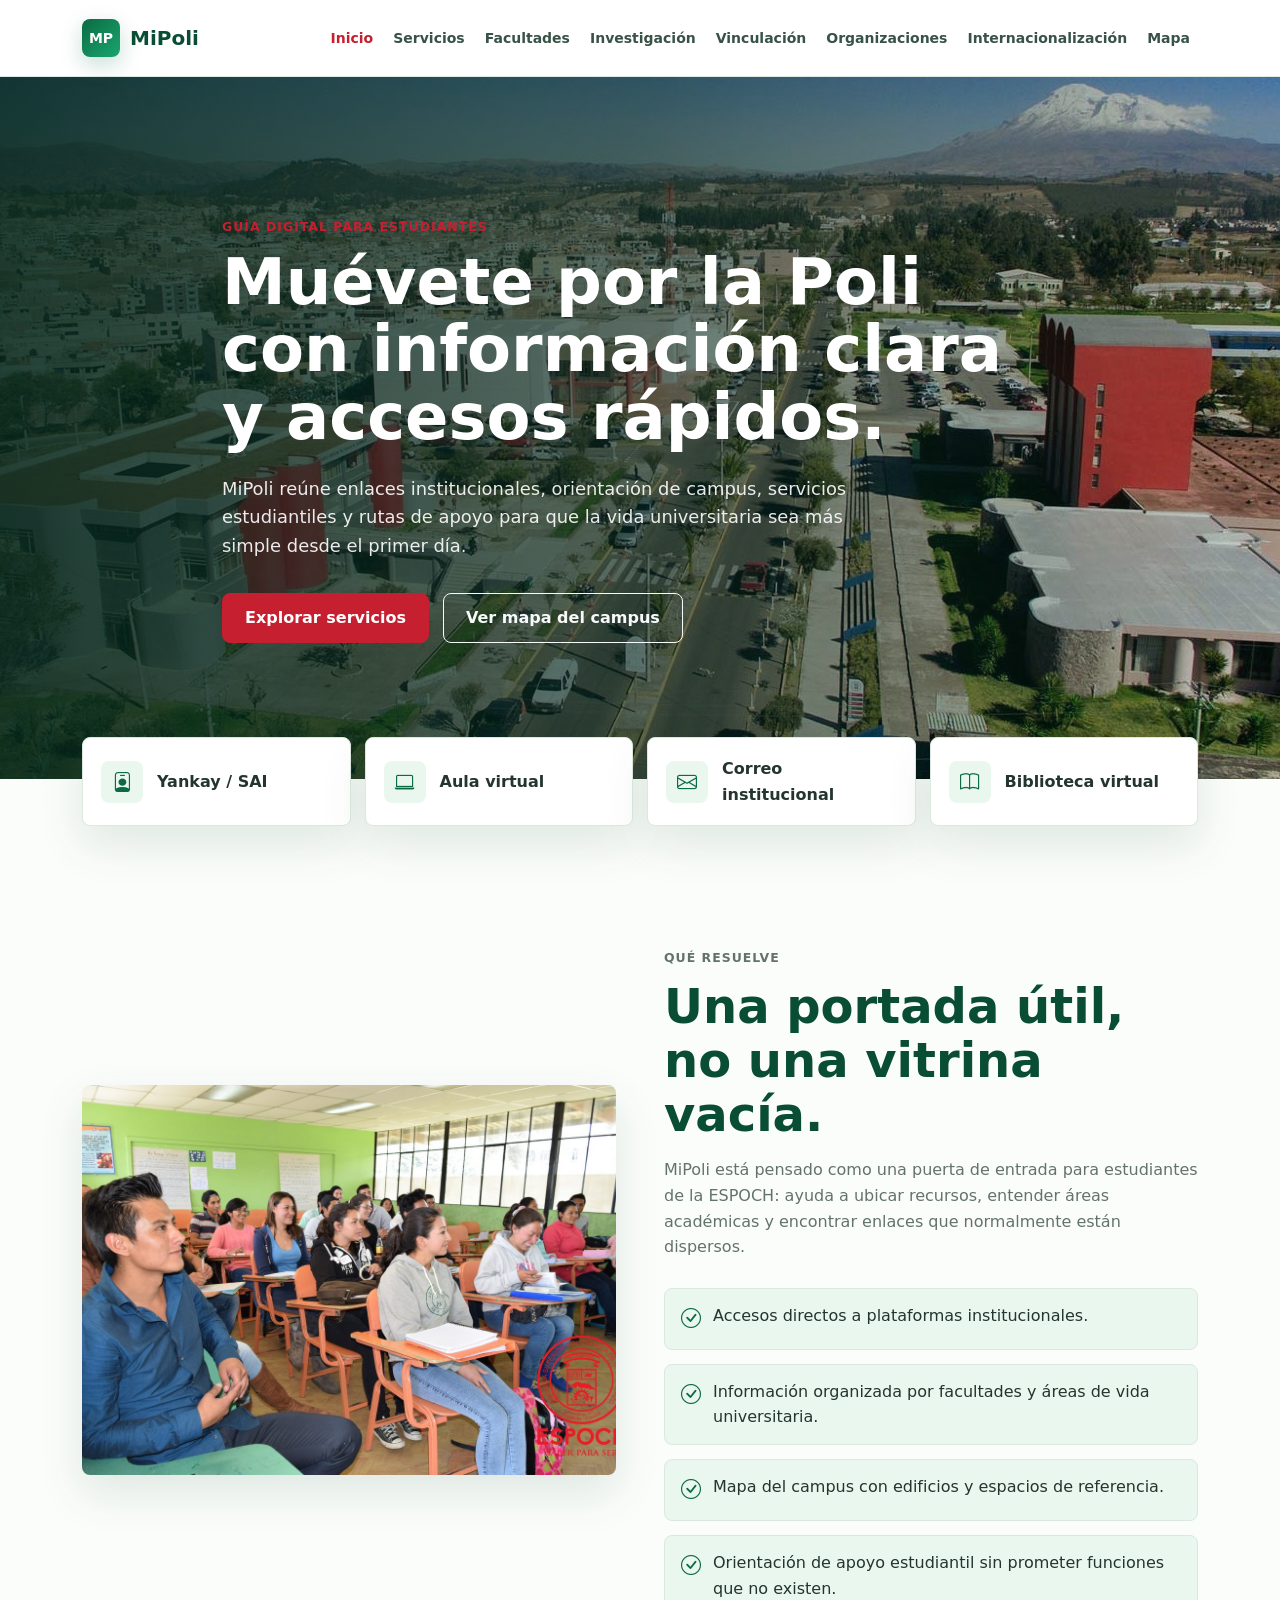
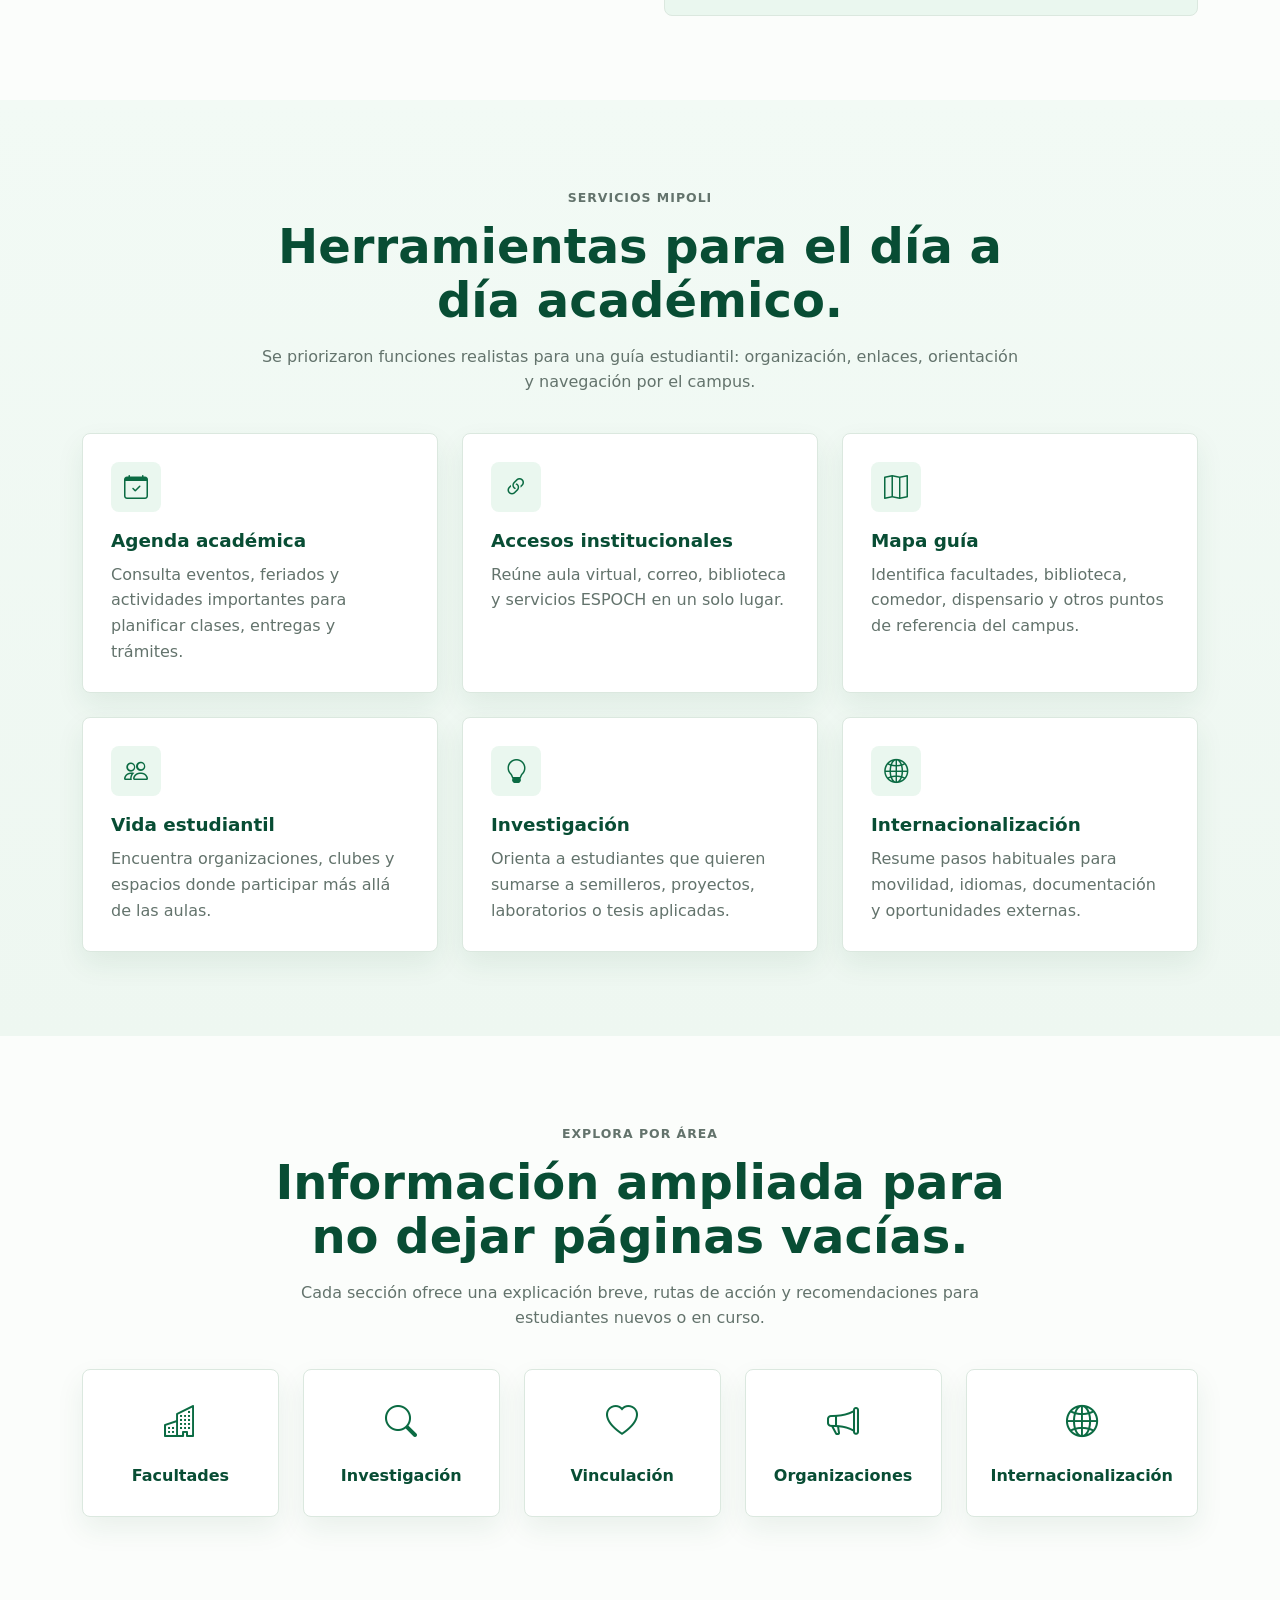
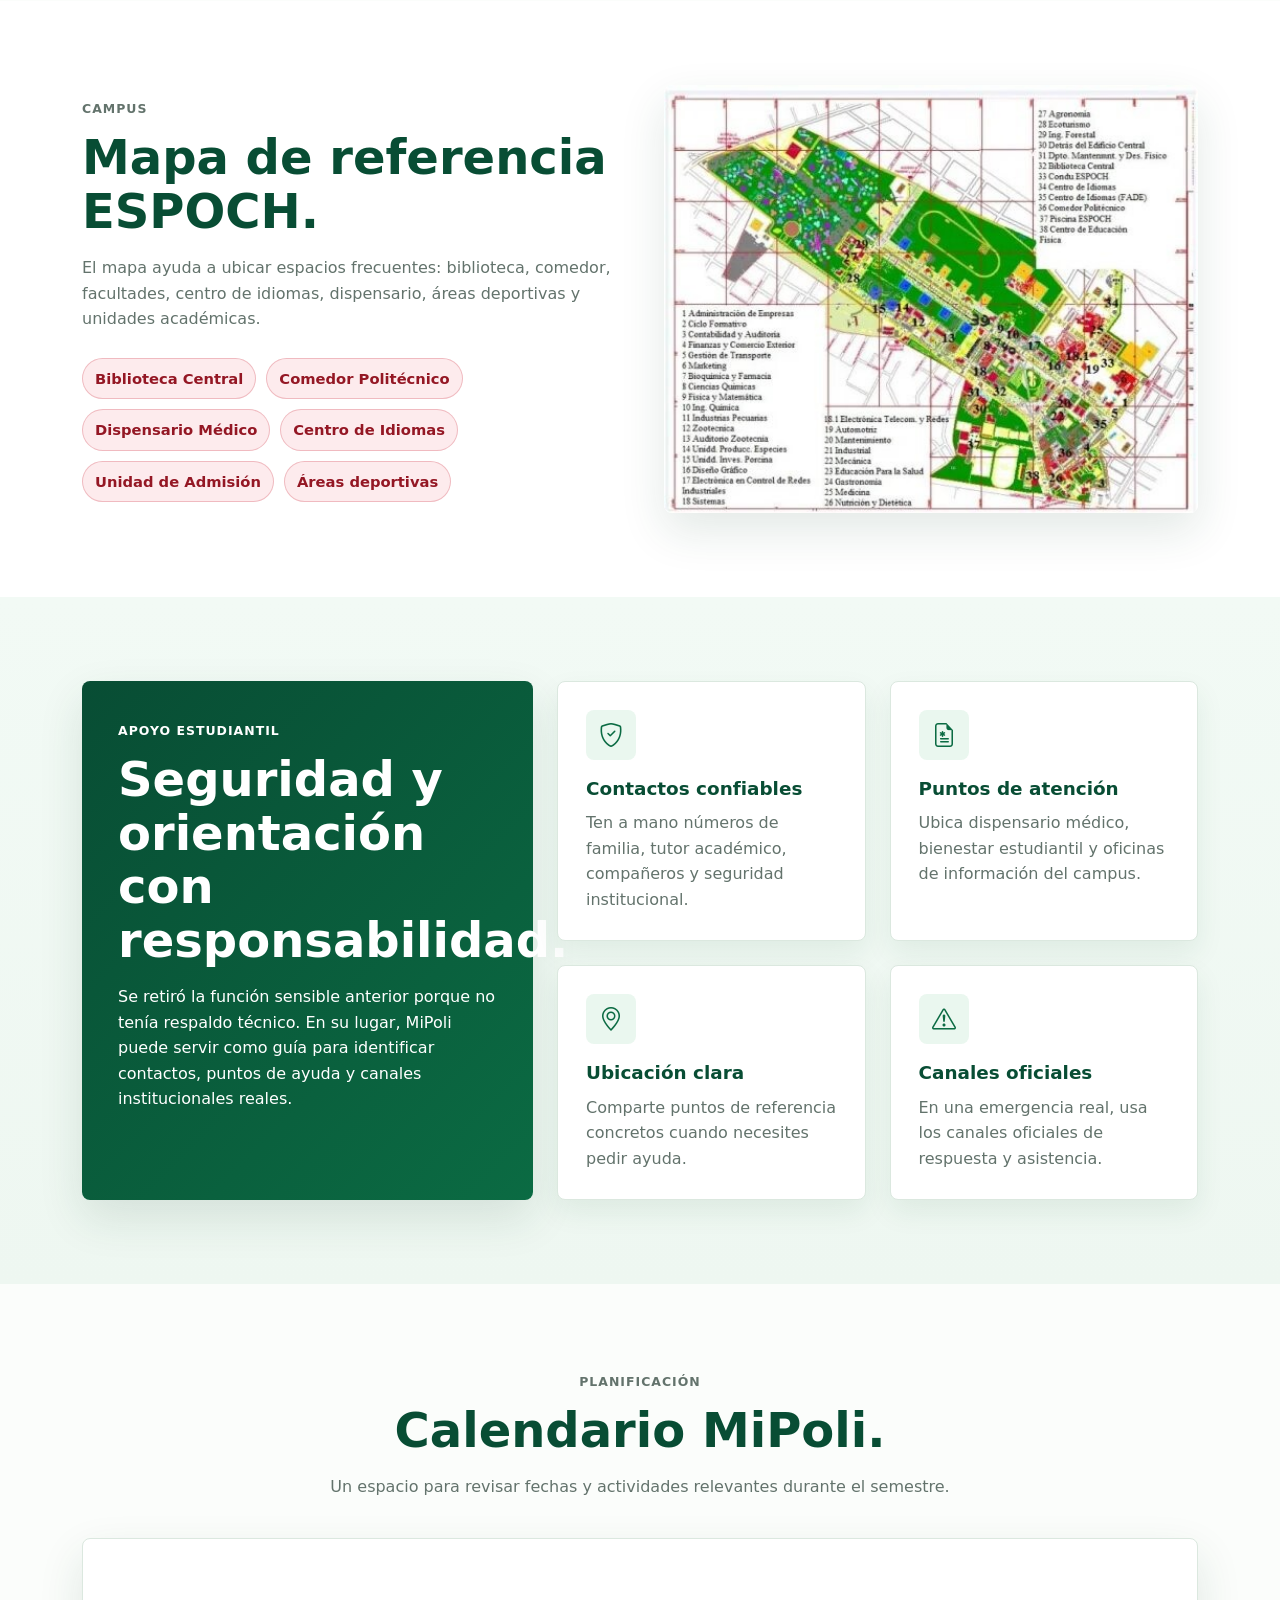
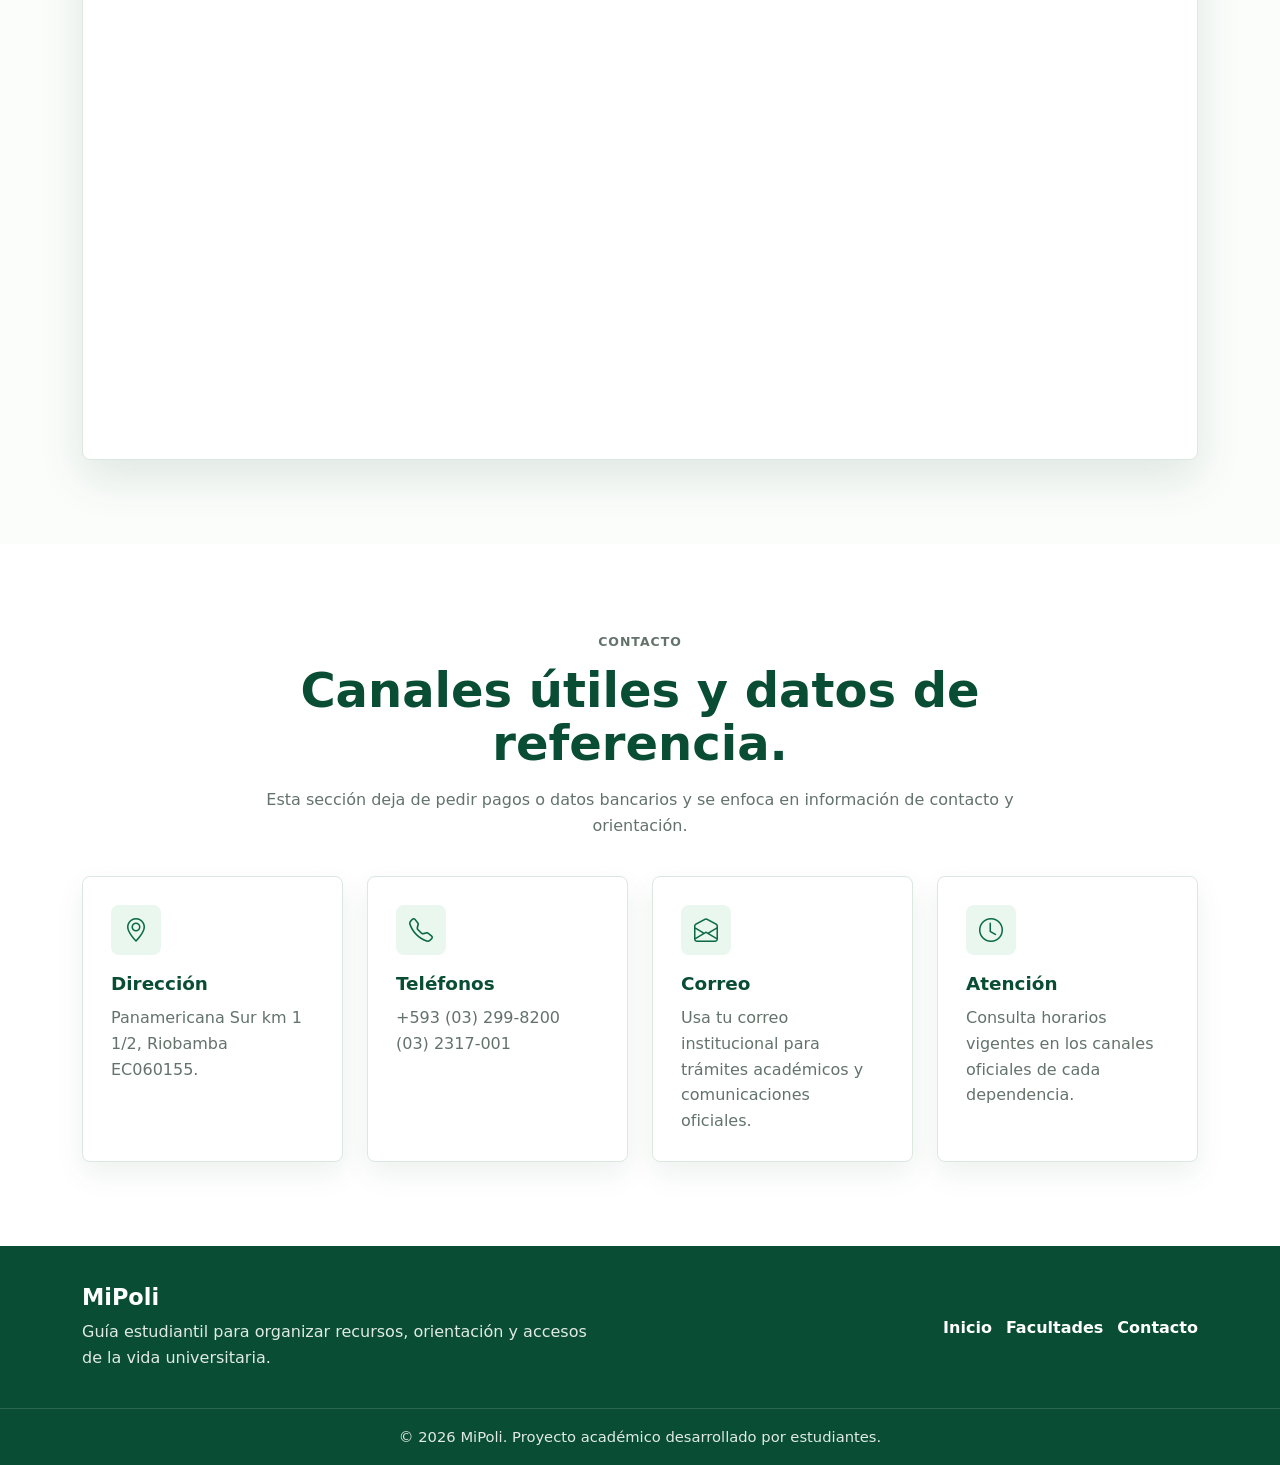
<file: index.html>
<!DOCTYPE html>
<html lang="es">
<head>
  <meta charset="utf-8">
  <meta content="width=device-width, initial-scale=1.0" name="viewport">
  <title>MiPoli | Guía estudiantil ESPOCH</title>
  <meta content="MiPoli centraliza accesos, orientación académica, mapa del campus y recursos útiles para estudiantes de la ESPOCH." name="description">
  <meta content="MiPoli, ESPOCH, estudiantes, Riobamba, campus, facultades" name="keywords">
  <link href="assets/img/espoch.ico" rel="icon">
  <link href="assets/vendor/bootstrap/css/bootstrap.min.css" rel="stylesheet">
  <link href="assets/vendor/bootstrap-icons/bootstrap-icons.css" rel="stylesheet">
  <link href="assets/css/style.css" rel="stylesheet">
</head>
<body>
  <header id="site-header" class="site-header sticky-top">
    <nav class="navbar navbar-expand-lg">
      <div class="container">
        <a class="navbar-brand" href="index.html" aria-label="MiPoli inicio">
          <span class="brand-mark">MP</span>
          <span>MiPoli</span>
        </a>
        <button class="navbar-toggler" type="button" data-bs-toggle="collapse" data-bs-target="#mainNavbar" aria-controls="mainNavbar" aria-expanded="false" aria-label="Abrir navegación">
          <span class="navbar-toggler-icon"></span>
        </button>
        <div class="collapse navbar-collapse" id="mainNavbar">
          <ul class="navbar-nav ms-auto align-items-lg-center">
            <li class="nav-item"><a class="nav-link active" href="#inicio">Inicio</a></li>
            <li class="nav-item"><a class="nav-link" href="#servicios">Servicios</a></li>
            <li class="nav-item"><a class="nav-link" href="Facultades.html">Facultades</a></li>
            <li class="nav-item"><a class="nav-link" href="Investigacion.html">Investigación</a></li>
            <li class="nav-item"><a class="nav-link" href="Vinculacion.html">Vinculación</a></li>
            <li class="nav-item"><a class="nav-link" href="Organizaciones.html">Organizaciones</a></li>
            <li class="nav-item"><a class="nav-link" href="Internacionalizacion.html">Internacionalización</a></li>
            <li class="nav-item"><a class="nav-link" href="#mapa">Mapa</a></li>
          </ul>
        </div>
      </div>
    </nav>
  </header>

  <main>
    <section id="inicio" class="hero hero-home">
      <div class="hero-overlay"></div>
      <div class="container hero-content">
        <p class="eyebrow">Guía digital para estudiantes</p>
        <h1>Muévete por la Poli con información clara y accesos rápidos.</h1>
        <p class="hero-copy">MiPoli reúne enlaces institucionales, orientación de campus, servicios estudiantiles y rutas de apoyo para que la vida universitaria sea más simple desde el primer día.</p>
        <div class="hero-actions">
          <a class="btn btn-primary" href="#servicios">Explorar servicios</a>
          <a class="btn btn-outline-light" href="#mapa">Ver mapa del campus</a>
        </div>
      </div>
    </section>

    <section class="quick-links" aria-label="Accesos rápidos">
      <div class="container">
        <a href="https://loginsai.espoch.edu.ec" target="_blank" rel="noopener">
          <i class="bi bi-person-badge"></i>
          <span>Yankay / SAI</span>
        </a>
        <a href="https://seguridad.espoch.edu.ec/cas/login?service=https%3A%2F%2Felearning.espoch.edu.ec%2Flogin%2Findex.php" target="_blank" rel="noopener">
          <i class="bi bi-laptop"></i>
          <span>Aula virtual</span>
        </a>
        <a href="https://outlook.office.com" target="_blank" rel="noopener">
          <i class="bi bi-envelope"></i>
          <span>Correo institucional</span>
        </a>
        <a href="https://elibro.net/es/lc/espoch/login_usuario/?next=/es/lc/espoch/inicio/" target="_blank" rel="noopener">
          <i class="bi bi-book"></i>
          <span>Biblioteca virtual</span>
        </a>
      </div>
    </section>

    <section id="proposito" class="section-block">
      <div class="container">
        <div class="row align-items-center g-5">
          <div class="col-lg-6">
            <img src="assets/img/about.jpg" class="feature-image" alt="Estudiantes caminando dentro del campus universitario">
          </div>
          <div class="col-lg-6">
            <p class="eyebrow">Qué resuelve</p>
            <h2>Una portada útil, no una vitrina vacía.</h2>
            <p>MiPoli está pensado como una puerta de entrada para estudiantes de la ESPOCH: ayuda a ubicar recursos, entender áreas académicas y encontrar enlaces que normalmente están dispersos.</p>
            <div class="check-list">
              <div><i class="bi bi-check-circle"></i><span>Accesos directos a plataformas institucionales.</span></div>
              <div><i class="bi bi-check-circle"></i><span>Información organizada por facultades y áreas de vida universitaria.</span></div>
              <div><i class="bi bi-check-circle"></i><span>Mapa del campus con edificios y espacios de referencia.</span></div>
              <div><i class="bi bi-check-circle"></i><span>Orientación de apoyo estudiantil sin prometer funciones que no existen.</span></div>
            </div>
          </div>
        </div>
      </div>
    </section>

    <section id="servicios" class="section-block section-muted">
      <div class="container">
        <div class="section-heading">
          <p class="eyebrow">Servicios MiPoli</p>
          <h2>Herramientas para el día a día académico.</h2>
          <p>Se priorizaron funciones realistas para una guía estudiantil: organización, enlaces, orientación y navegación por el campus.</p>
        </div>
        <div class="row g-4">
          <div class="col-md-6 col-xl-4">
            <article class="info-card">
              <i class="bi bi-calendar-check"></i>
              <h3>Agenda académica</h3>
              <p>Consulta eventos, feriados y actividades importantes para planificar clases, entregas y trámites.</p>
            </article>
          </div>
          <div class="col-md-6 col-xl-4">
            <article class="info-card">
              <i class="bi bi-link-45deg"></i>
              <h3>Accesos institucionales</h3>
              <p>Reúne aula virtual, correo, biblioteca y servicios ESPOCH en un solo lugar.</p>
            </article>
          </div>
          <div class="col-md-6 col-xl-4">
            <article class="info-card">
              <i class="bi bi-map"></i>
              <h3>Mapa guía</h3>
              <p>Identifica facultades, biblioteca, comedor, dispensario y otros puntos de referencia del campus.</p>
            </article>
          </div>
          <div class="col-md-6 col-xl-4">
            <article class="info-card">
              <i class="bi bi-people"></i>
              <h3>Vida estudiantil</h3>
              <p>Encuentra organizaciones, clubes y espacios donde participar más allá de las aulas.</p>
            </article>
          </div>
          <div class="col-md-6 col-xl-4">
            <article class="info-card">
              <i class="bi bi-lightbulb"></i>
              <h3>Investigación</h3>
              <p>Orienta a estudiantes que quieren sumarse a semilleros, proyectos, laboratorios o tesis aplicadas.</p>
            </article>
          </div>
          <div class="col-md-6 col-xl-4">
            <article class="info-card">
              <i class="bi bi-globe2"></i>
              <h3>Internacionalización</h3>
              <p>Resume pasos habituales para movilidad, idiomas, documentación y oportunidades externas.</p>
            </article>
          </div>
        </div>
      </div>
    </section>

    <section class="section-block">
      <div class="container">
        <div class="section-heading">
          <p class="eyebrow">Explora por área</p>
          <h2>Información ampliada para no dejar páginas vacías.</h2>
          <p>Cada sección ofrece una explicación breve, rutas de acción y recomendaciones para estudiantes nuevos o en curso.</p>
        </div>
        <div class="row g-4">
          <div class="col-md-6 col-lg">
            <a class="area-card" href="Facultades.html">
              <i class="bi bi-building"></i>
              <span>Facultades</span>
            </a>
          </div>
          <div class="col-md-6 col-lg">
            <a class="area-card" href="Investigacion.html">
              <i class="bi bi-search"></i>
              <span>Investigación</span>
            </a>
          </div>
          <div class="col-md-6 col-lg">
            <a class="area-card" href="Vinculacion.html">
              <i class="bi bi-heart"></i>
              <span>Vinculación</span>
            </a>
          </div>
          <div class="col-md-6 col-lg">
            <a class="area-card" href="Organizaciones.html">
              <i class="bi bi-megaphone"></i>
              <span>Organizaciones</span>
            </a>
          </div>
          <div class="col-md-6 col-lg">
            <a class="area-card" href="Internacionalizacion.html">
              <i class="bi bi-globe2"></i>
              <span>Internacionalización</span>
            </a>
          </div>
        </div>
      </div>
    </section>

    <section id="mapa" class="section-block campus-section">
      <div class="container">
        <div class="row g-5 align-items-center">
          <div class="col-lg-6">
            <p class="eyebrow">Campus</p>
            <h2>Mapa de referencia ESPOCH.</h2>
            <p>El mapa ayuda a ubicar espacios frecuentes: biblioteca, comedor, facultades, centro de idiomas, dispensario, áreas deportivas y unidades académicas.</p>
            <div class="map-list">
              <span>Biblioteca Central</span>
              <span>Comedor Politécnico</span>
              <span>Dispensario Médico</span>
              <span>Centro de Idiomas</span>
              <span>Unidad de Admisión</span>
              <span>Áreas deportivas</span>
            </div>
          </div>
          <div class="col-lg-6">
            <img src="assets/img/mapa.jpg" class="map-image" alt="Mapa de referencia del campus ESPOCH">
          </div>
        </div>
      </div>
    </section>

    <section class="section-block section-muted">
      <div class="container">
        <div class="row g-4 align-items-stretch">
          <div class="col-lg-5">
            <div class="support-panel">
              <p class="eyebrow">Apoyo estudiantil</p>
              <h2>Seguridad y orientación con responsabilidad.</h2>
              <p>Se retiró la función sensible anterior porque no tenía respaldo técnico. En su lugar, MiPoli puede servir como guía para identificar contactos, puntos de ayuda y canales institucionales reales.</p>
            </div>
          </div>
          <div class="col-lg-7">
            <div class="row g-4">
              <div class="col-md-6">
                <article class="mini-card">
                  <i class="bi bi-shield-check"></i>
                  <h3>Contactos confiables</h3>
                  <p>Ten a mano números de familia, tutor académico, compañeros y seguridad institucional.</p>
                </article>
              </div>
              <div class="col-md-6">
                <article class="mini-card">
                  <i class="bi bi-file-earmark-medical"></i>
                  <h3>Puntos de atención</h3>
                  <p>Ubica dispensario médico, bienestar estudiantil y oficinas de información del campus.</p>
                </article>
              </div>
              <div class="col-md-6">
                <article class="mini-card">
                  <i class="bi bi-geo-alt"></i>
                  <h3>Ubicación clara</h3>
                  <p>Comparte puntos de referencia concretos cuando necesites pedir ayuda.</p>
                </article>
              </div>
              <div class="col-md-6">
                <article class="mini-card">
                  <i class="bi bi-exclamation-triangle"></i>
                  <h3>Canales oficiales</h3>
                  <p>En una emergencia real, usa los canales oficiales de respuesta y asistencia.</p>
                </article>
              </div>
            </div>
          </div>
        </div>
      </div>
    </section>

    <section id="calendario" class="section-block">
      <div class="container">
        <div class="section-heading">
          <p class="eyebrow">Planificación</p>
          <h2>Calendario MiPoli.</h2>
          <p>Un espacio para revisar fechas y actividades relevantes durante el semestre.</p>
        </div>
        <div class="calendar-frame">
          <iframe title="Calendario académico MiPoli" src="https://calendar.google.com/calendar/embed?height=400&wkst=2&bgcolor=%237CB342&ctz=America%2FGuayaquil&showPrint=0&showTabs=0&showCalendars=0&showTitle=0&showNav=0&showDate=1&showTz=0&src=M3VvaHA1NnAyN2lhZmdqZTFjajdkdGhoNm9AZ3JvdXAuY2FsZW5kYXIuZ29vZ2xlLmNvbQ&src=ZXMuZWMjaG9saWRheUBncm91cC52LmNhbGVuZGFyLmdvb2dsZS5jb20&color=%23795548&color=%237986CB"></iframe>
        </div>
      </div>
    </section>

    <section id="contacto" class="section-block contact-section">
      <div class="container">
        <div class="section-heading">
          <p class="eyebrow">Contacto</p>
          <h2>Canales útiles y datos de referencia.</h2>
          <p>Esta sección deja de pedir pagos o datos bancarios y se enfoca en información de contacto y orientación.</p>
        </div>
        <div class="row g-4">
          <div class="col-md-6 col-lg-3">
            <article class="contact-card">
              <i class="bi bi-geo-alt"></i>
              <h3>Dirección</h3>
              <p>Panamericana Sur km 1 1/2, Riobamba EC060155.</p>
            </article>
          </div>
          <div class="col-md-6 col-lg-3">
            <article class="contact-card">
              <i class="bi bi-telephone"></i>
              <h3>Teléfonos</h3>
              <p>+593 (03) 299-8200<br>(03) 2317-001</p>
            </article>
          </div>
          <div class="col-md-6 col-lg-3">
            <article class="contact-card">
              <i class="bi bi-envelope-open"></i>
              <h3>Correo</h3>
              <p>Usa tu correo institucional para trámites académicos y comunicaciones oficiales.</p>
            </article>
          </div>
          <div class="col-md-6 col-lg-3">
            <article class="contact-card">
              <i class="bi bi-clock"></i>
              <h3>Atención</h3>
              <p>Consulta horarios vigentes en los canales oficiales de cada dependencia.</p>
            </article>
          </div>
        </div>
      </div>
    </section>
  </main>

  <footer class="site-footer">
    <div class="container">
      <div>
        <h2>MiPoli</h2>
        <p>Guía estudiantil para organizar recursos, orientación y accesos de la vida universitaria.</p>
      </div>
      <div class="footer-links">
        <a href="#inicio">Inicio</a>
        <a href="Facultades.html">Facultades</a>
        <a href="#contacto">Contacto</a>
      </div>
    </div>
    <div class="footer-bottom">
      <span>&copy; <span id="current-year">2026</span> MiPoli. Proyecto académico desarrollado por estudiantes.</span>
    </div>
  </footer>

  <script src="assets/vendor/bootstrap/js/bootstrap.bundle.min.js"></script>
  <script src="assets/js/main.js"></script>
</body>
</html>
</file>
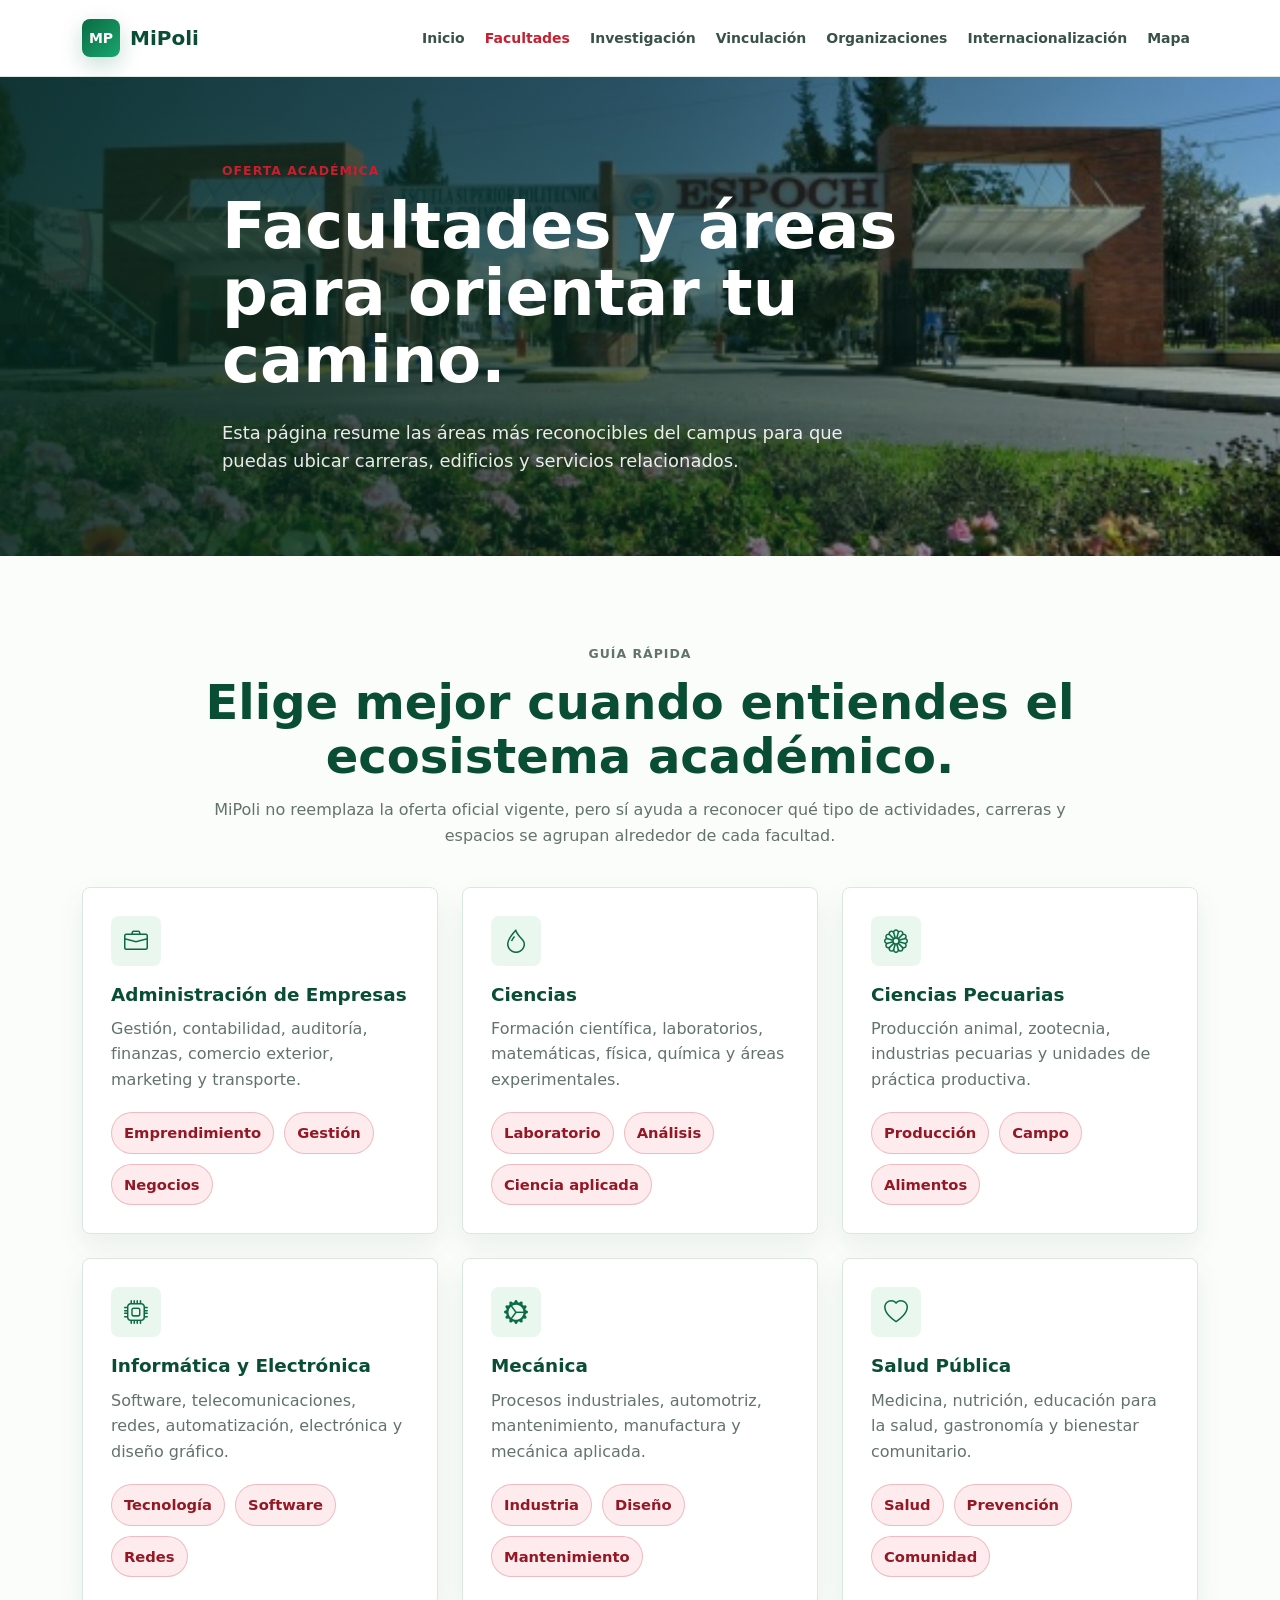
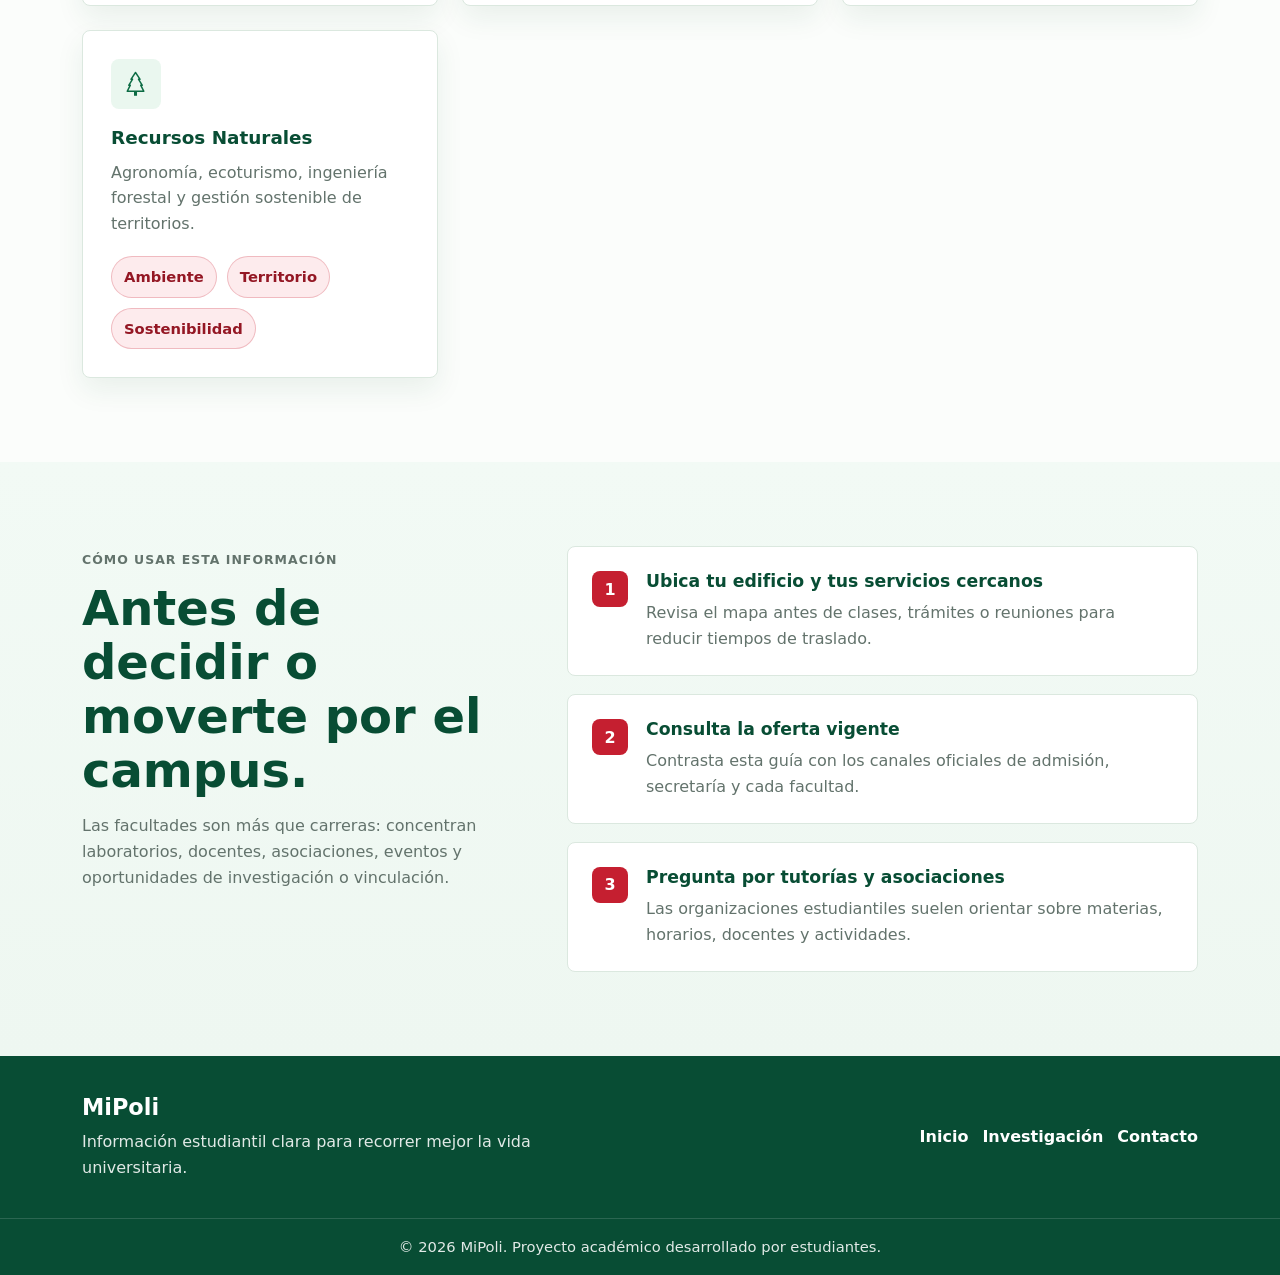
<file: Facultades.html>
<!DOCTYPE html>
<html lang="es">
<head>
  <meta charset="utf-8">
  <meta content="width=device-width, initial-scale=1.0" name="viewport">
  <title>Facultades | MiPoli</title>
  <meta content="Guía de facultades, áreas académicas y recomendaciones para estudiantes de la ESPOCH." name="description">
  <link href="assets/img/espoch.ico" rel="icon">
  <link href="assets/vendor/bootstrap/css/bootstrap.min.css" rel="stylesheet">
  <link href="assets/vendor/bootstrap-icons/bootstrap-icons.css" rel="stylesheet">
  <link href="assets/css/style.css" rel="stylesheet">
</head>
<body>
  <header id="site-header" class="site-header sticky-top">
    <nav class="navbar navbar-expand-lg">
      <div class="container">
        <a class="navbar-brand" href="index.html"><span class="brand-mark">MP</span><span>MiPoli</span></a>
        <button class="navbar-toggler" type="button" data-bs-toggle="collapse" data-bs-target="#mainNavbar" aria-controls="mainNavbar" aria-expanded="false" aria-label="Abrir navegación">
          <span class="navbar-toggler-icon"></span>
        </button>
        <div class="collapse navbar-collapse" id="mainNavbar">
          <ul class="navbar-nav ms-auto align-items-lg-center">
            <li class="nav-item"><a class="nav-link" href="index.html#inicio">Inicio</a></li>
            <li class="nav-item"><a class="nav-link active" href="Facultades.html">Facultades</a></li>
            <li class="nav-item"><a class="nav-link" href="Investigacion.html">Investigación</a></li>
            <li class="nav-item"><a class="nav-link" href="Vinculacion.html">Vinculación</a></li>
            <li class="nav-item"><a class="nav-link" href="Organizaciones.html">Organizaciones</a></li>
            <li class="nav-item"><a class="nav-link" href="Internacionalizacion.html">Internacionalización</a></li>
            <li class="nav-item"><a class="nav-link" href="index.html#mapa">Mapa</a></li>
          </ul>
        </div>
      </div>
    </nav>
  </header>

  <main>
    <section class="hero hero-page hero-facultades">
      <div class="hero-overlay"></div>
      <div class="container hero-content">
        <p class="eyebrow">Oferta académica</p>
        <h1>Facultades y áreas para orientar tu camino.</h1>
        <p class="hero-copy">Esta página resume las áreas más reconocibles del campus para que puedas ubicar carreras, edificios y servicios relacionados.</p>
      </div>
    </section>

    <section class="section-block">
      <div class="container">
        <div class="page-intro">
          <p class="eyebrow">Guía rápida</p>
          <h2>Elige mejor cuando entiendes el ecosistema académico.</h2>
          <p>MiPoli no reemplaza la oferta oficial vigente, pero sí ayuda a reconocer qué tipo de actividades, carreras y espacios se agrupan alrededor de cada facultad.</p>
        </div>

        <div class="row g-4">
          <div class="col-md-6 col-xl-4">
            <article class="content-card">
              <i class="bi bi-briefcase"></i>
              <h3>Administración de Empresas</h3>
              <p>Gestión, contabilidad, auditoría, finanzas, comercio exterior, marketing y transporte.</p>
              <div class="tag-list"><span>Emprendimiento</span><span>Gestión</span><span>Negocios</span></div>
            </article>
          </div>
          <div class="col-md-6 col-xl-4">
            <article class="content-card">
              <i class="bi bi-droplet"></i>
              <h3>Ciencias</h3>
              <p>Formación científica, laboratorios, matemáticas, física, química y áreas experimentales.</p>
              <div class="tag-list"><span>Laboratorio</span><span>Análisis</span><span>Ciencia aplicada</span></div>
            </article>
          </div>
          <div class="col-md-6 col-xl-4">
            <article class="content-card">
              <i class="bi bi-flower1"></i>
              <h3>Ciencias Pecuarias</h3>
              <p>Producción animal, zootecnia, industrias pecuarias y unidades de práctica productiva.</p>
              <div class="tag-list"><span>Producción</span><span>Campo</span><span>Alimentos</span></div>
            </article>
          </div>
          <div class="col-md-6 col-xl-4">
            <article class="content-card">
              <i class="bi bi-cpu"></i>
              <h3>Informática y Electrónica</h3>
              <p>Software, telecomunicaciones, redes, automatización, electrónica y diseño gráfico.</p>
              <div class="tag-list"><span>Tecnología</span><span>Software</span><span>Redes</span></div>
            </article>
          </div>
          <div class="col-md-6 col-xl-4">
            <article class="content-card">
              <i class="bi bi-gear-wide-connected"></i>
              <h3>Mecánica</h3>
              <p>Procesos industriales, automotriz, mantenimiento, manufactura y mecánica aplicada.</p>
              <div class="tag-list"><span>Industria</span><span>Diseño</span><span>Mantenimiento</span></div>
            </article>
          </div>
          <div class="col-md-6 col-xl-4">
            <article class="content-card">
              <i class="bi bi-heart"></i>
              <h3>Salud Pública</h3>
              <p>Medicina, nutrición, educación para la salud, gastronomía y bienestar comunitario.</p>
              <div class="tag-list"><span>Salud</span><span>Prevención</span><span>Comunidad</span></div>
            </article>
          </div>
          <div class="col-md-6 col-xl-4">
            <article class="content-card">
              <i class="bi bi-tree"></i>
              <h3>Recursos Naturales</h3>
              <p>Agronomía, ecoturismo, ingeniería forestal y gestión sostenible de territorios.</p>
              <div class="tag-list"><span>Ambiente</span><span>Territorio</span><span>Sostenibilidad</span></div>
            </article>
          </div>
        </div>
      </div>
    </section>

    <section class="section-block section-muted">
      <div class="container">
        <div class="row g-5 align-items-start">
          <div class="col-lg-5">
            <p class="eyebrow">Cómo usar esta información</p>
            <h2>Antes de decidir o moverte por el campus.</h2>
            <p>Las facultades son más que carreras: concentran laboratorios, docentes, asociaciones, eventos y oportunidades de investigación o vinculación.</p>
          </div>
          <div class="col-lg-7">
            <div class="timeline">
              <div class="timeline-item">
                <h3>Ubica tu edificio y tus servicios cercanos</h3>
                <p>Revisa el mapa antes de clases, trámites o reuniones para reducir tiempos de traslado.</p>
              </div>
              <div class="timeline-item">
                <h3>Consulta la oferta vigente</h3>
                <p>Contrasta esta guía con los canales oficiales de admisión, secretaría y cada facultad.</p>
              </div>
              <div class="timeline-item">
                <h3>Pregunta por tutorías y asociaciones</h3>
                <p>Las organizaciones estudiantiles suelen orientar sobre materias, horarios, docentes y actividades.</p>
              </div>
            </div>
          </div>
        </div>
      </div>
    </section>
  </main>

  <footer class="site-footer">
    <div class="container">
      <div>
        <h2>MiPoli</h2>
        <p>Información estudiantil clara para recorrer mejor la vida universitaria.</p>
      </div>
      <div class="footer-links">
        <a href="index.html">Inicio</a>
        <a href="Investigacion.html">Investigación</a>
        <a href="index.html#contacto">Contacto</a>
      </div>
    </div>
    <div class="footer-bottom">&copy; <span id="current-year">2026</span> MiPoli. Proyecto académico desarrollado por estudiantes.</div>
  </footer>

  <script src="assets/vendor/bootstrap/js/bootstrap.bundle.min.js"></script>
  <script src="assets/js/main.js"></script>
</body>
</html>
</file>
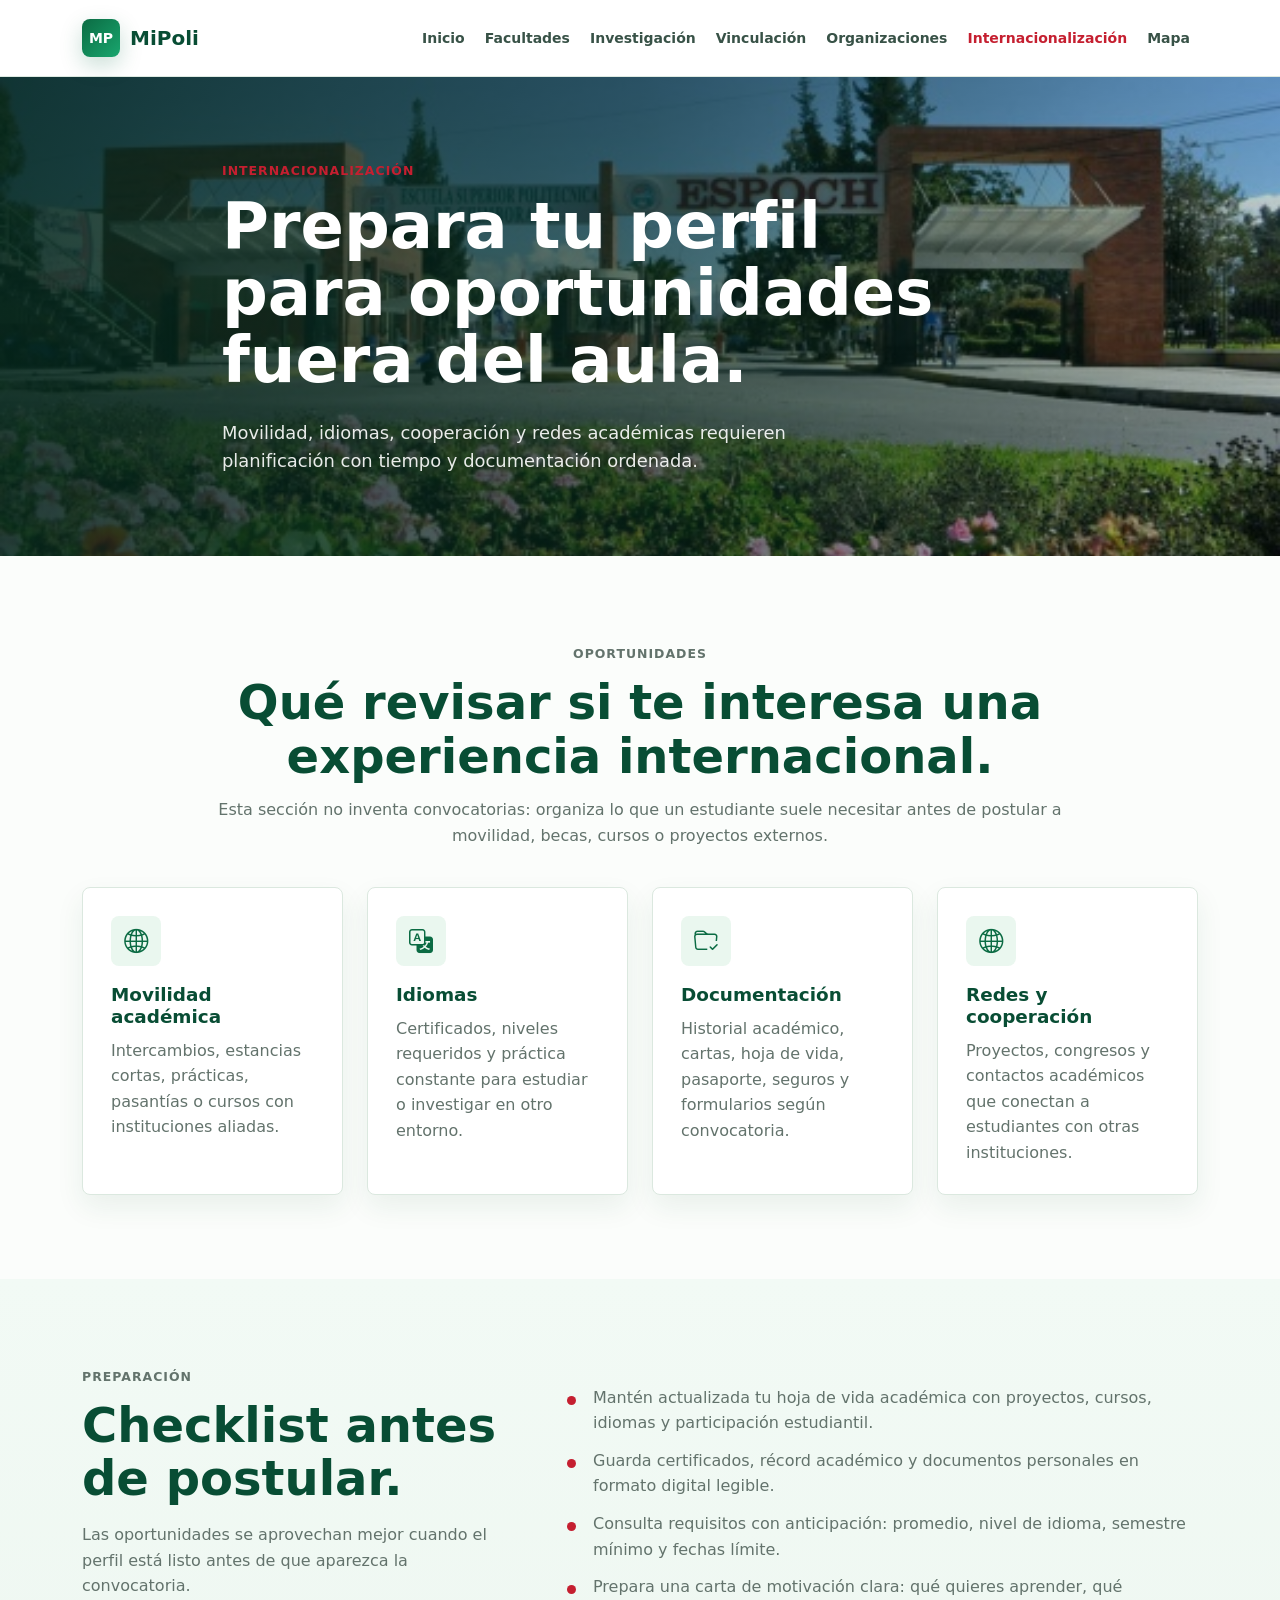
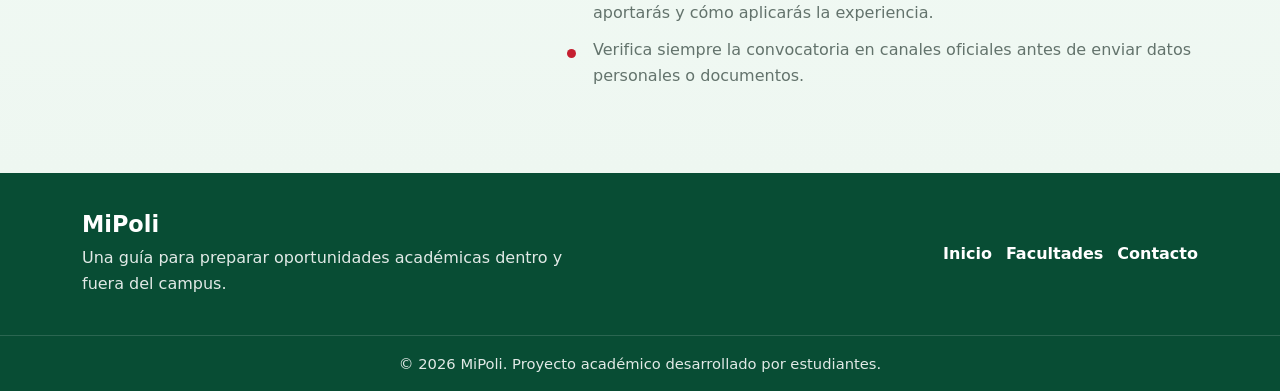
<file: Internacionalizacion.html>
<!DOCTYPE html>
<html lang="es">
<head>
  <meta charset="utf-8">
  <meta content="width=device-width, initial-scale=1.0" name="viewport">
  <title>Internacionalización | MiPoli</title>
  <meta content="Guía para movilidad, idiomas, documentación y oportunidades internacionales para estudiantes." name="description">
  <link href="assets/img/espoch.ico" rel="icon">
  <link href="assets/vendor/bootstrap/css/bootstrap.min.css" rel="stylesheet">
  <link href="assets/vendor/bootstrap-icons/bootstrap-icons.css" rel="stylesheet">
  <link href="assets/css/style.css" rel="stylesheet">
</head>
<body>
  <header id="site-header" class="site-header sticky-top">
    <nav class="navbar navbar-expand-lg">
      <div class="container">
        <a class="navbar-brand" href="index.html"><span class="brand-mark">MP</span><span>MiPoli</span></a>
        <button class="navbar-toggler" type="button" data-bs-toggle="collapse" data-bs-target="#mainNavbar" aria-controls="mainNavbar" aria-expanded="false" aria-label="Abrir navegación">
          <span class="navbar-toggler-icon"></span>
        </button>
        <div class="collapse navbar-collapse" id="mainNavbar">
          <ul class="navbar-nav ms-auto align-items-lg-center">
            <li class="nav-item"><a class="nav-link" href="index.html#inicio">Inicio</a></li>
            <li class="nav-item"><a class="nav-link" href="Facultades.html">Facultades</a></li>
            <li class="nav-item"><a class="nav-link" href="Investigacion.html">Investigación</a></li>
            <li class="nav-item"><a class="nav-link" href="Vinculacion.html">Vinculación</a></li>
            <li class="nav-item"><a class="nav-link" href="Organizaciones.html">Organizaciones</a></li>
            <li class="nav-item"><a class="nav-link active" href="Internacionalizacion.html">Internacionalización</a></li>
            <li class="nav-item"><a class="nav-link" href="index.html#mapa">Mapa</a></li>
          </ul>
        </div>
      </div>
    </nav>
  </header>

  <main>
    <section class="hero hero-page hero-internacionalizacion">
      <div class="hero-overlay"></div>
      <div class="container hero-content">
        <p class="eyebrow">Internacionalización</p>
        <h1>Prepara tu perfil para oportunidades fuera del aula.</h1>
        <p class="hero-copy">Movilidad, idiomas, cooperación y redes académicas requieren planificación con tiempo y documentación ordenada.</p>
      </div>
    </section>

    <section class="section-block">
      <div class="container">
        <div class="page-intro">
          <p class="eyebrow">Oportunidades</p>
          <h2>Qué revisar si te interesa una experiencia internacional.</h2>
          <p>Esta sección no inventa convocatorias: organiza lo que un estudiante suele necesitar antes de postular a movilidad, becas, cursos o proyectos externos.</p>
        </div>
        <div class="row g-4">
          <div class="col-md-6 col-xl-3">
            <article class="content-card">
              <i class="bi bi-globe2"></i>
              <h3>Movilidad académica</h3>
              <p>Intercambios, estancias cortas, prácticas, pasantías o cursos con instituciones aliadas.</p>
            </article>
          </div>
          <div class="col-md-6 col-xl-3">
            <article class="content-card">
              <i class="bi bi-translate"></i>
              <h3>Idiomas</h3>
              <p>Certificados, niveles requeridos y práctica constante para estudiar o investigar en otro entorno.</p>
            </article>
          </div>
          <div class="col-md-6 col-xl-3">
            <article class="content-card">
              <i class="bi bi-folder-check"></i>
              <h3>Documentación</h3>
              <p>Historial académico, cartas, hoja de vida, pasaporte, seguros y formularios según convocatoria.</p>
            </article>
          </div>
          <div class="col-md-6 col-xl-3">
            <article class="content-card">
              <i class="bi bi-globe2"></i>
              <h3>Redes y cooperación</h3>
              <p>Proyectos, congresos y contactos académicos que conectan a estudiantes con otras instituciones.</p>
            </article>
          </div>
        </div>
      </div>
    </section>

    <section class="section-block section-muted">
      <div class="container">
        <div class="row g-5 align-items-start">
          <div class="col-lg-5">
            <p class="eyebrow">Preparación</p>
            <h2>Checklist antes de postular.</h2>
            <p>Las oportunidades se aprovechan mejor cuando el perfil está listo antes de que aparezca la convocatoria.</p>
          </div>
          <div class="col-lg-7">
            <ul class="content-list">
              <li>Mantén actualizada tu hoja de vida académica con proyectos, cursos, idiomas y participación estudiantil.</li>
              <li>Guarda certificados, récord académico y documentos personales en formato digital legible.</li>
              <li>Consulta requisitos con anticipación: promedio, nivel de idioma, semestre mínimo y fechas límite.</li>
              <li>Prepara una carta de motivación clara: qué quieres aprender, qué aportarás y cómo aplicarás la experiencia.</li>
              <li>Verifica siempre la convocatoria en canales oficiales antes de enviar datos personales o documentos.</li>
            </ul>
          </div>
        </div>
      </div>
    </section>
  </main>

  <footer class="site-footer">
    <div class="container">
      <div>
        <h2>MiPoli</h2>
        <p>Una guía para preparar oportunidades académicas dentro y fuera del campus.</p>
      </div>
      <div class="footer-links">
        <a href="index.html">Inicio</a>
        <a href="Facultades.html">Facultades</a>
        <a href="index.html#contacto">Contacto</a>
      </div>
    </div>
    <div class="footer-bottom">&copy; <span id="current-year">2026</span> MiPoli. Proyecto académico desarrollado por estudiantes.</div>
  </footer>

  <script src="assets/vendor/bootstrap/js/bootstrap.bundle.min.js"></script>
  <script src="assets/js/main.js"></script>
</body>
</html>
</file>
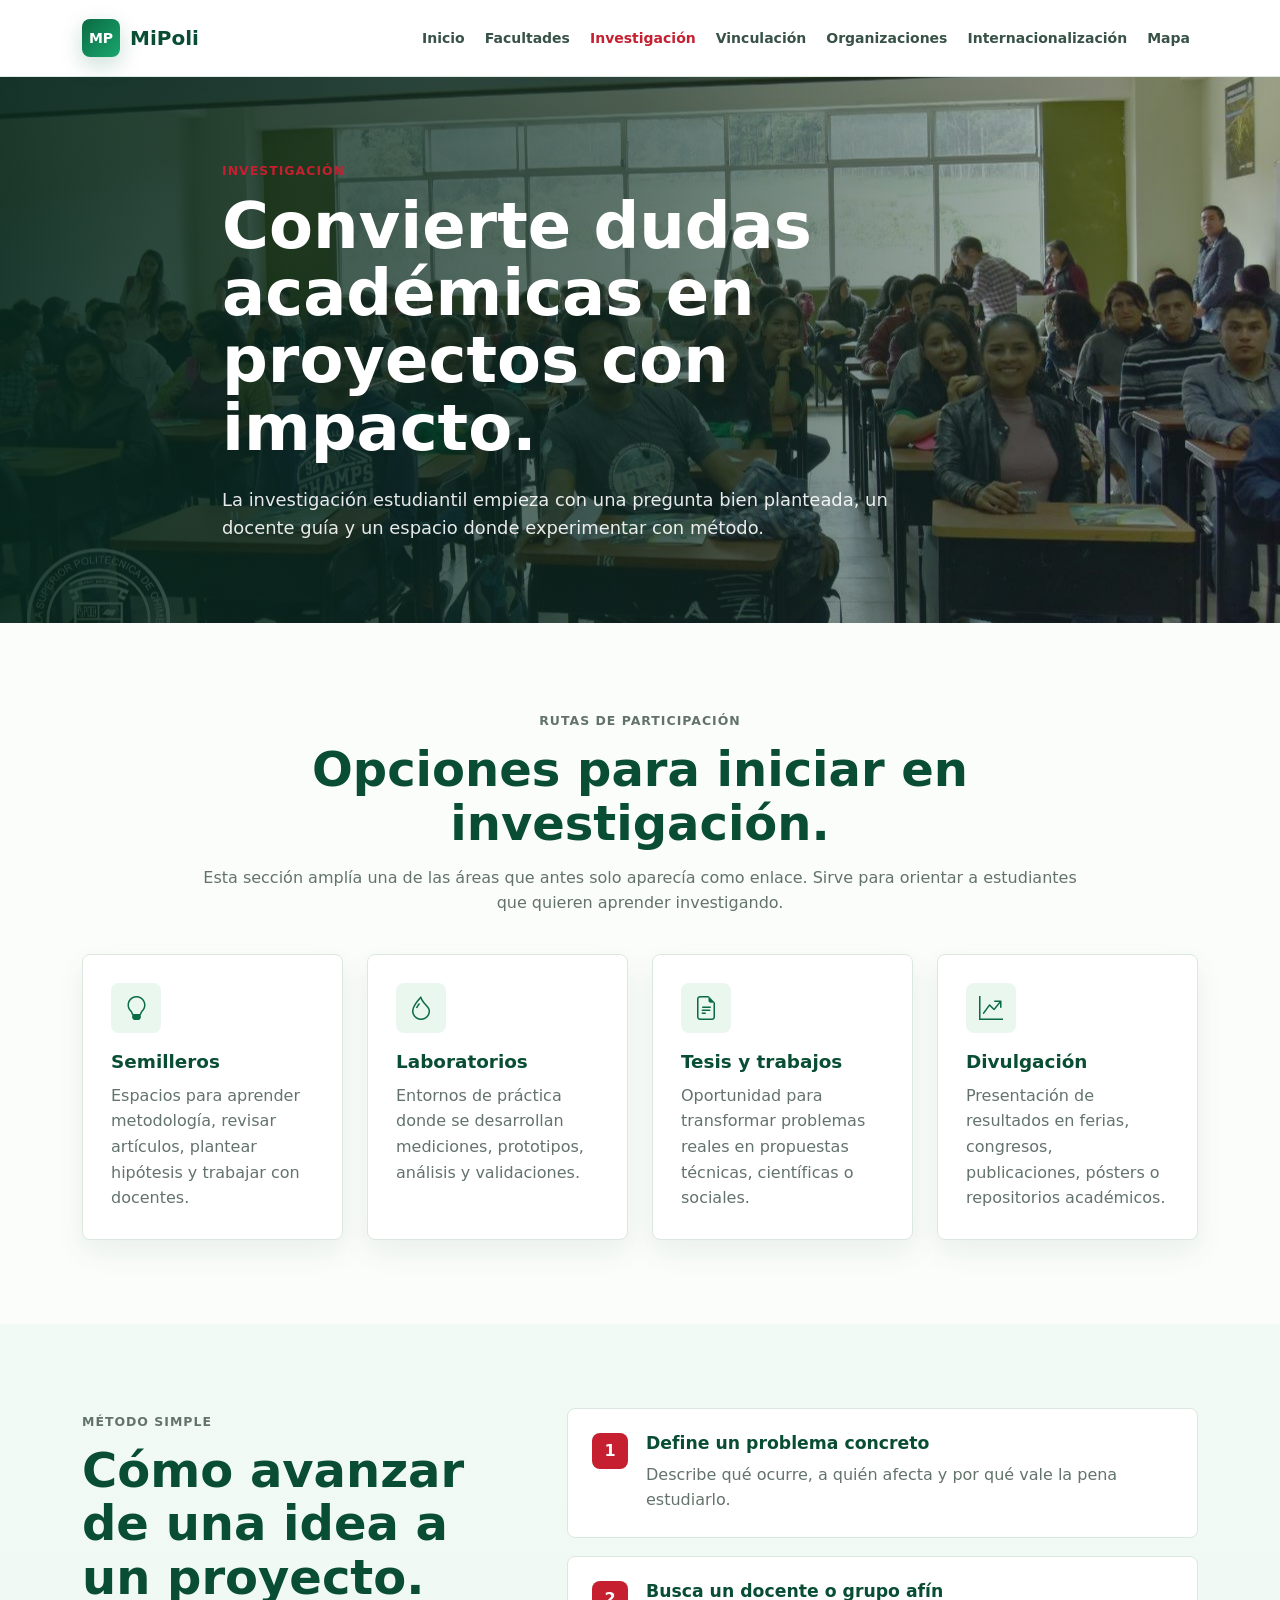
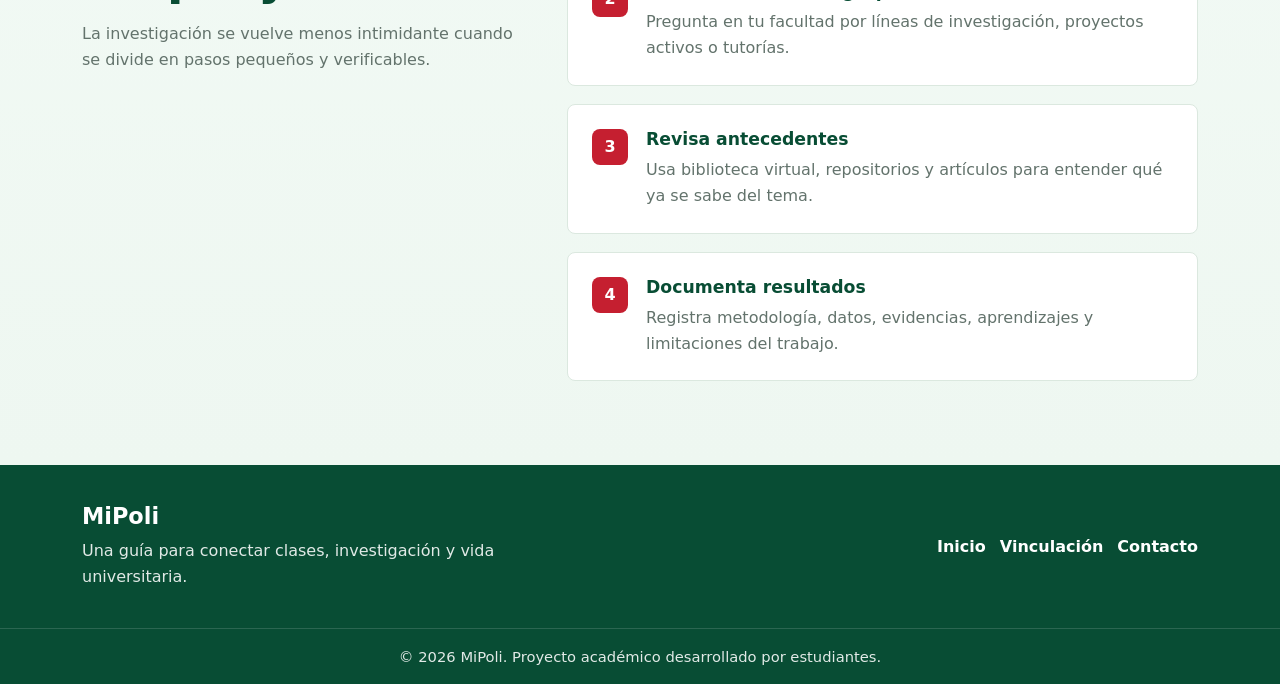
<file: Investigacion.html>
<!DOCTYPE html>
<html lang="es">
<head>
  <meta charset="utf-8">
  <meta content="width=device-width, initial-scale=1.0" name="viewport">
  <title>Investigación | MiPoli</title>
  <meta content="Orientación para estudiantes interesados en investigación, semilleros, laboratorios y proyectos académicos." name="description">
  <link href="assets/img/espoch.ico" rel="icon">
  <link href="assets/vendor/bootstrap/css/bootstrap.min.css" rel="stylesheet">
  <link href="assets/vendor/bootstrap-icons/bootstrap-icons.css" rel="stylesheet">
  <link href="assets/css/style.css" rel="stylesheet">
</head>
<body>
  <header id="site-header" class="site-header sticky-top">
    <nav class="navbar navbar-expand-lg">
      <div class="container">
        <a class="navbar-brand" href="index.html"><span class="brand-mark">MP</span><span>MiPoli</span></a>
        <button class="navbar-toggler" type="button" data-bs-toggle="collapse" data-bs-target="#mainNavbar" aria-controls="mainNavbar" aria-expanded="false" aria-label="Abrir navegación">
          <span class="navbar-toggler-icon"></span>
        </button>
        <div class="collapse navbar-collapse" id="mainNavbar">
          <ul class="navbar-nav ms-auto align-items-lg-center">
            <li class="nav-item"><a class="nav-link" href="index.html#inicio">Inicio</a></li>
            <li class="nav-item"><a class="nav-link" href="Facultades.html">Facultades</a></li>
            <li class="nav-item"><a class="nav-link active" href="Investigacion.html">Investigación</a></li>
            <li class="nav-item"><a class="nav-link" href="Vinculacion.html">Vinculación</a></li>
            <li class="nav-item"><a class="nav-link" href="Organizaciones.html">Organizaciones</a></li>
            <li class="nav-item"><a class="nav-link" href="Internacionalizacion.html">Internacionalización</a></li>
            <li class="nav-item"><a class="nav-link" href="index.html#mapa">Mapa</a></li>
          </ul>
        </div>
      </div>
    </nav>
  </header>

  <main>
    <section class="hero hero-page hero-investigacion">
      <div class="hero-overlay"></div>
      <div class="container hero-content">
        <p class="eyebrow">Investigación</p>
        <h1>Convierte dudas académicas en proyectos con impacto.</h1>
        <p class="hero-copy">La investigación estudiantil empieza con una pregunta bien planteada, un docente guía y un espacio donde experimentar con método.</p>
      </div>
    </section>

    <section class="section-block">
      <div class="container">
        <div class="page-intro">
          <p class="eyebrow">Rutas de participación</p>
          <h2>Opciones para iniciar en investigación.</h2>
          <p>Esta sección amplía una de las áreas que antes solo aparecía como enlace. Sirve para orientar a estudiantes que quieren aprender investigando.</p>
        </div>
        <div class="row g-4">
          <div class="col-md-6 col-xl-3">
            <article class="content-card">
              <i class="bi bi-lightbulb"></i>
              <h3>Semilleros</h3>
              <p>Espacios para aprender metodología, revisar artículos, plantear hipótesis y trabajar con docentes.</p>
            </article>
          </div>
          <div class="col-md-6 col-xl-3">
            <article class="content-card">
              <i class="bi bi-droplet"></i>
              <h3>Laboratorios</h3>
              <p>Entornos de práctica donde se desarrollan mediciones, prototipos, análisis y validaciones.</p>
            </article>
          </div>
          <div class="col-md-6 col-xl-3">
            <article class="content-card">
              <i class="bi bi-file-earmark-text"></i>
              <h3>Tesis y trabajos</h3>
              <p>Oportunidad para transformar problemas reales en propuestas técnicas, científicas o sociales.</p>
            </article>
          </div>
          <div class="col-md-6 col-xl-3">
            <article class="content-card">
              <i class="bi bi-graph-up-arrow"></i>
              <h3>Divulgación</h3>
              <p>Presentación de resultados en ferias, congresos, publicaciones, pósters o repositorios académicos.</p>
            </article>
          </div>
        </div>
      </div>
    </section>

    <section class="section-block section-muted">
      <div class="container">
        <div class="row g-5">
          <div class="col-lg-5">
            <p class="eyebrow">Método simple</p>
            <h2>Cómo avanzar de una idea a un proyecto.</h2>
            <p>La investigación se vuelve menos intimidante cuando se divide en pasos pequeños y verificables.</p>
          </div>
          <div class="col-lg-7">
            <div class="timeline">
              <div class="timeline-item">
                <h3>Define un problema concreto</h3>
                <p>Describe qué ocurre, a quién afecta y por qué vale la pena estudiarlo.</p>
              </div>
              <div class="timeline-item">
                <h3>Busca un docente o grupo afín</h3>
                <p>Pregunta en tu facultad por líneas de investigación, proyectos activos o tutorías.</p>
              </div>
              <div class="timeline-item">
                <h3>Revisa antecedentes</h3>
                <p>Usa biblioteca virtual, repositorios y artículos para entender qué ya se sabe del tema.</p>
              </div>
              <div class="timeline-item">
                <h3>Documenta resultados</h3>
                <p>Registra metodología, datos, evidencias, aprendizajes y limitaciones del trabajo.</p>
              </div>
            </div>
          </div>
        </div>
      </div>
    </section>
  </main>

  <footer class="site-footer">
    <div class="container">
      <div>
        <h2>MiPoli</h2>
        <p>Una guía para conectar clases, investigación y vida universitaria.</p>
      </div>
      <div class="footer-links">
        <a href="index.html">Inicio</a>
        <a href="Vinculacion.html">Vinculación</a>
        <a href="index.html#contacto">Contacto</a>
      </div>
    </div>
    <div class="footer-bottom">&copy; <span id="current-year">2026</span> MiPoli. Proyecto académico desarrollado por estudiantes.</div>
  </footer>

  <script src="assets/vendor/bootstrap/js/bootstrap.bundle.min.js"></script>
  <script src="assets/js/main.js"></script>
</body>
</html>
</file>
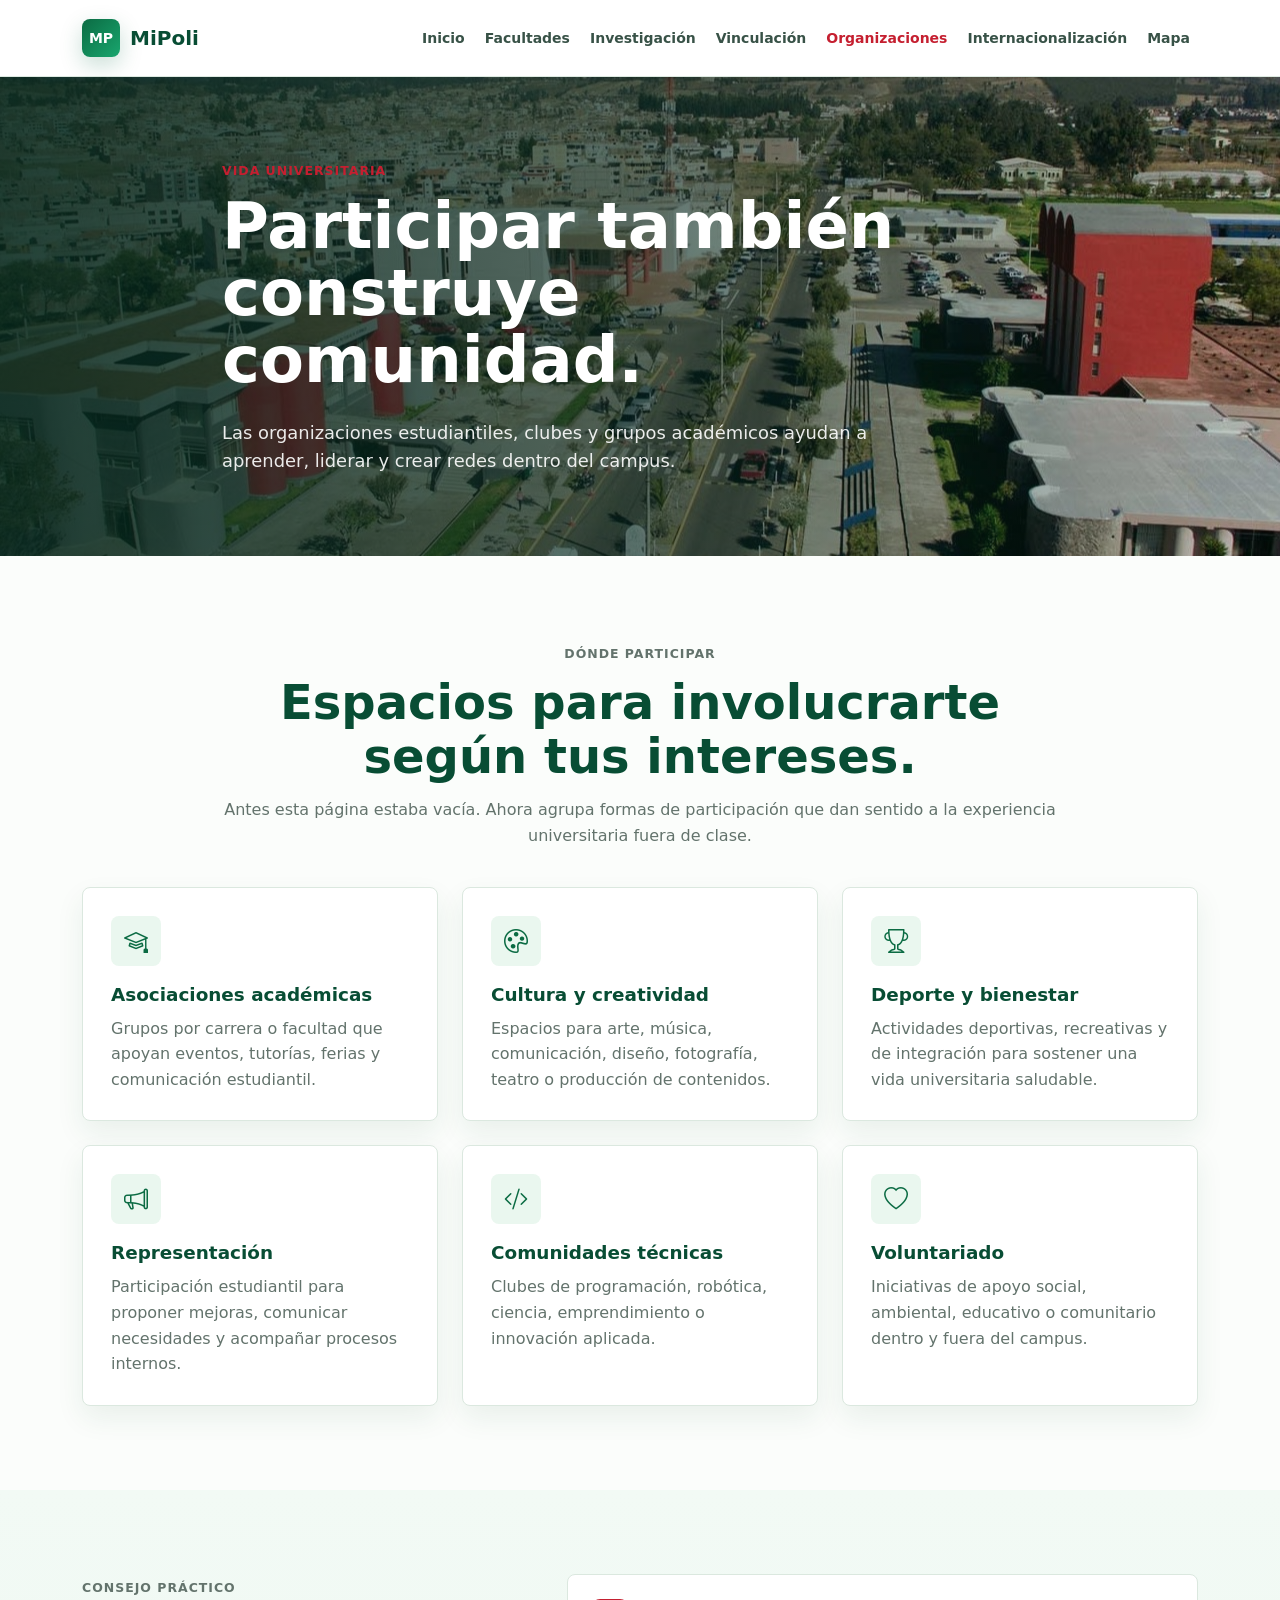
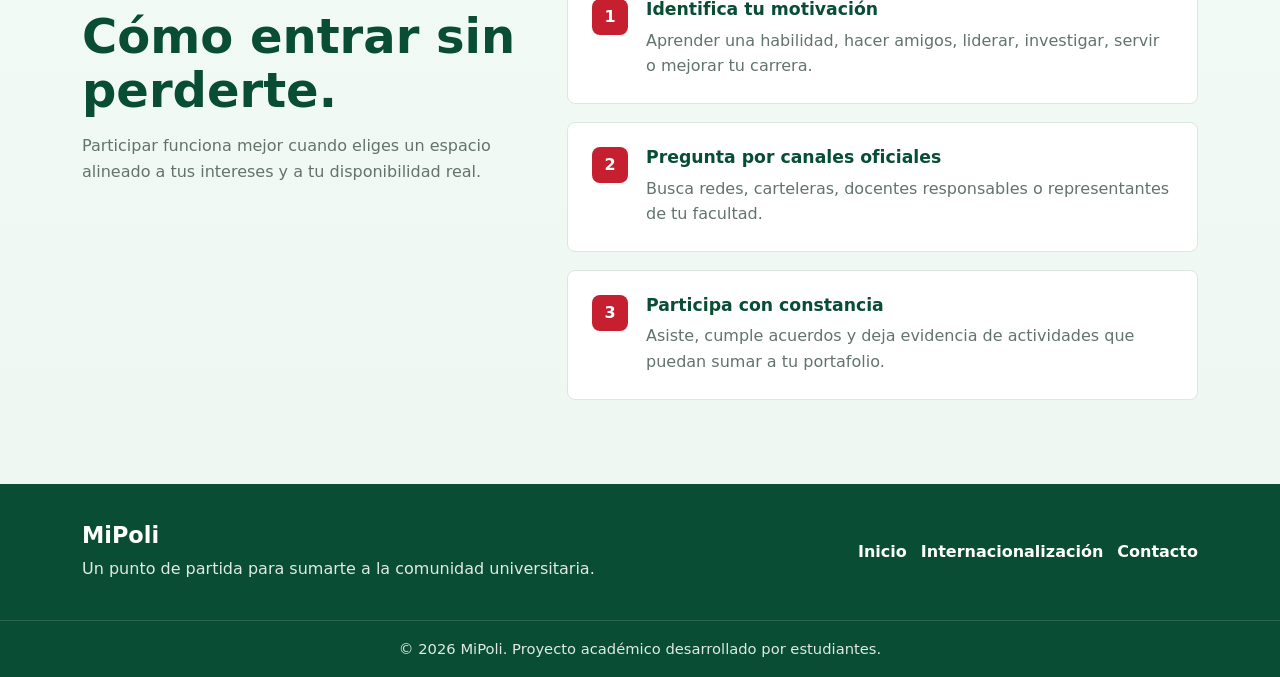
<file: Organizaciones.html>
<!DOCTYPE html>
<html lang="es">
<head>
  <meta charset="utf-8">
  <meta content="width=device-width, initial-scale=1.0" name="viewport">
  <title>Organizaciones | MiPoli</title>
  <meta content="Guía de organizaciones estudiantiles, clubes y participación universitaria en la ESPOCH." name="description">
  <link href="assets/img/espoch.ico" rel="icon">
  <link href="assets/vendor/bootstrap/css/bootstrap.min.css" rel="stylesheet">
  <link href="assets/vendor/bootstrap-icons/bootstrap-icons.css" rel="stylesheet">
  <link href="assets/css/style.css" rel="stylesheet">
</head>
<body>
  <header id="site-header" class="site-header sticky-top">
    <nav class="navbar navbar-expand-lg">
      <div class="container">
        <a class="navbar-brand" href="index.html"><span class="brand-mark">MP</span><span>MiPoli</span></a>
        <button class="navbar-toggler" type="button" data-bs-toggle="collapse" data-bs-target="#mainNavbar" aria-controls="mainNavbar" aria-expanded="false" aria-label="Abrir navegación">
          <span class="navbar-toggler-icon"></span>
        </button>
        <div class="collapse navbar-collapse" id="mainNavbar">
          <ul class="navbar-nav ms-auto align-items-lg-center">
            <li class="nav-item"><a class="nav-link" href="index.html#inicio">Inicio</a></li>
            <li class="nav-item"><a class="nav-link" href="Facultades.html">Facultades</a></li>
            <li class="nav-item"><a class="nav-link" href="Investigacion.html">Investigación</a></li>
            <li class="nav-item"><a class="nav-link" href="Vinculacion.html">Vinculación</a></li>
            <li class="nav-item"><a class="nav-link active" href="Organizaciones.html">Organizaciones</a></li>
            <li class="nav-item"><a class="nav-link" href="Internacionalizacion.html">Internacionalización</a></li>
            <li class="nav-item"><a class="nav-link" href="index.html#mapa">Mapa</a></li>
          </ul>
        </div>
      </div>
    </nav>
  </header>

  <main>
    <section class="hero hero-page hero-organizaciones">
      <div class="hero-overlay"></div>
      <div class="container hero-content">
        <p class="eyebrow">Vida universitaria</p>
        <h1>Participar también construye comunidad.</h1>
        <p class="hero-copy">Las organizaciones estudiantiles, clubes y grupos académicos ayudan a aprender, liderar y crear redes dentro del campus.</p>
      </div>
    </section>

    <section class="section-block">
      <div class="container">
        <div class="page-intro">
          <p class="eyebrow">Dónde participar</p>
          <h2>Espacios para involucrarte según tus intereses.</h2>
          <p>Antes esta página estaba vacía. Ahora agrupa formas de participación que dan sentido a la experiencia universitaria fuera de clase.</p>
        </div>
        <div class="row g-4">
          <div class="col-md-6 col-xl-4">
            <article class="content-card">
              <i class="bi bi-mortarboard"></i>
              <h3>Asociaciones académicas</h3>
              <p>Grupos por carrera o facultad que apoyan eventos, tutorías, ferias y comunicación estudiantil.</p>
            </article>
          </div>
          <div class="col-md-6 col-xl-4">
            <article class="content-card">
              <i class="bi bi-palette"></i>
              <h3>Cultura y creatividad</h3>
              <p>Espacios para arte, música, comunicación, diseño, fotografía, teatro o producción de contenidos.</p>
            </article>
          </div>
          <div class="col-md-6 col-xl-4">
            <article class="content-card">
              <i class="bi bi-trophy"></i>
              <h3>Deporte y bienestar</h3>
              <p>Actividades deportivas, recreativas y de integración para sostener una vida universitaria saludable.</p>
            </article>
          </div>
          <div class="col-md-6 col-xl-4">
            <article class="content-card">
              <i class="bi bi-megaphone"></i>
              <h3>Representación</h3>
              <p>Participación estudiantil para proponer mejoras, comunicar necesidades y acompañar procesos internos.</p>
            </article>
          </div>
          <div class="col-md-6 col-xl-4">
            <article class="content-card">
              <i class="bi bi-code-slash"></i>
              <h3>Comunidades técnicas</h3>
              <p>Clubes de programación, robótica, ciencia, emprendimiento o innovación aplicada.</p>
            </article>
          </div>
          <div class="col-md-6 col-xl-4">
            <article class="content-card">
              <i class="bi bi-heart"></i>
              <h3>Voluntariado</h3>
              <p>Iniciativas de apoyo social, ambiental, educativo o comunitario dentro y fuera del campus.</p>
            </article>
          </div>
        </div>
      </div>
    </section>

    <section class="section-block section-muted">
      <div class="container">
        <div class="row g-5">
          <div class="col-lg-5">
            <p class="eyebrow">Consejo práctico</p>
            <h2>Cómo entrar sin perderte.</h2>
            <p>Participar funciona mejor cuando eliges un espacio alineado a tus intereses y a tu disponibilidad real.</p>
          </div>
          <div class="col-lg-7">
            <div class="timeline">
              <div class="timeline-item">
                <h3>Identifica tu motivación</h3>
                <p>Aprender una habilidad, hacer amigos, liderar, investigar, servir o mejorar tu carrera.</p>
              </div>
              <div class="timeline-item">
                <h3>Pregunta por canales oficiales</h3>
                <p>Busca redes, carteleras, docentes responsables o representantes de tu facultad.</p>
              </div>
              <div class="timeline-item">
                <h3>Participa con constancia</h3>
                <p>Asiste, cumple acuerdos y deja evidencia de actividades que puedan sumar a tu portafolio.</p>
              </div>
            </div>
          </div>
        </div>
      </div>
    </section>
  </main>

  <footer class="site-footer">
    <div class="container">
      <div>
        <h2>MiPoli</h2>
        <p>Un punto de partida para sumarte a la comunidad universitaria.</p>
      </div>
      <div class="footer-links">
        <a href="index.html">Inicio</a>
        <a href="Internacionalizacion.html">Internacionalización</a>
        <a href="index.html#contacto">Contacto</a>
      </div>
    </div>
    <div class="footer-bottom">&copy; <span id="current-year">2026</span> MiPoli. Proyecto académico desarrollado por estudiantes.</div>
  </footer>

  <script src="assets/vendor/bootstrap/js/bootstrap.bundle.min.js"></script>
  <script src="assets/js/main.js"></script>
</body>
</html>
</file>
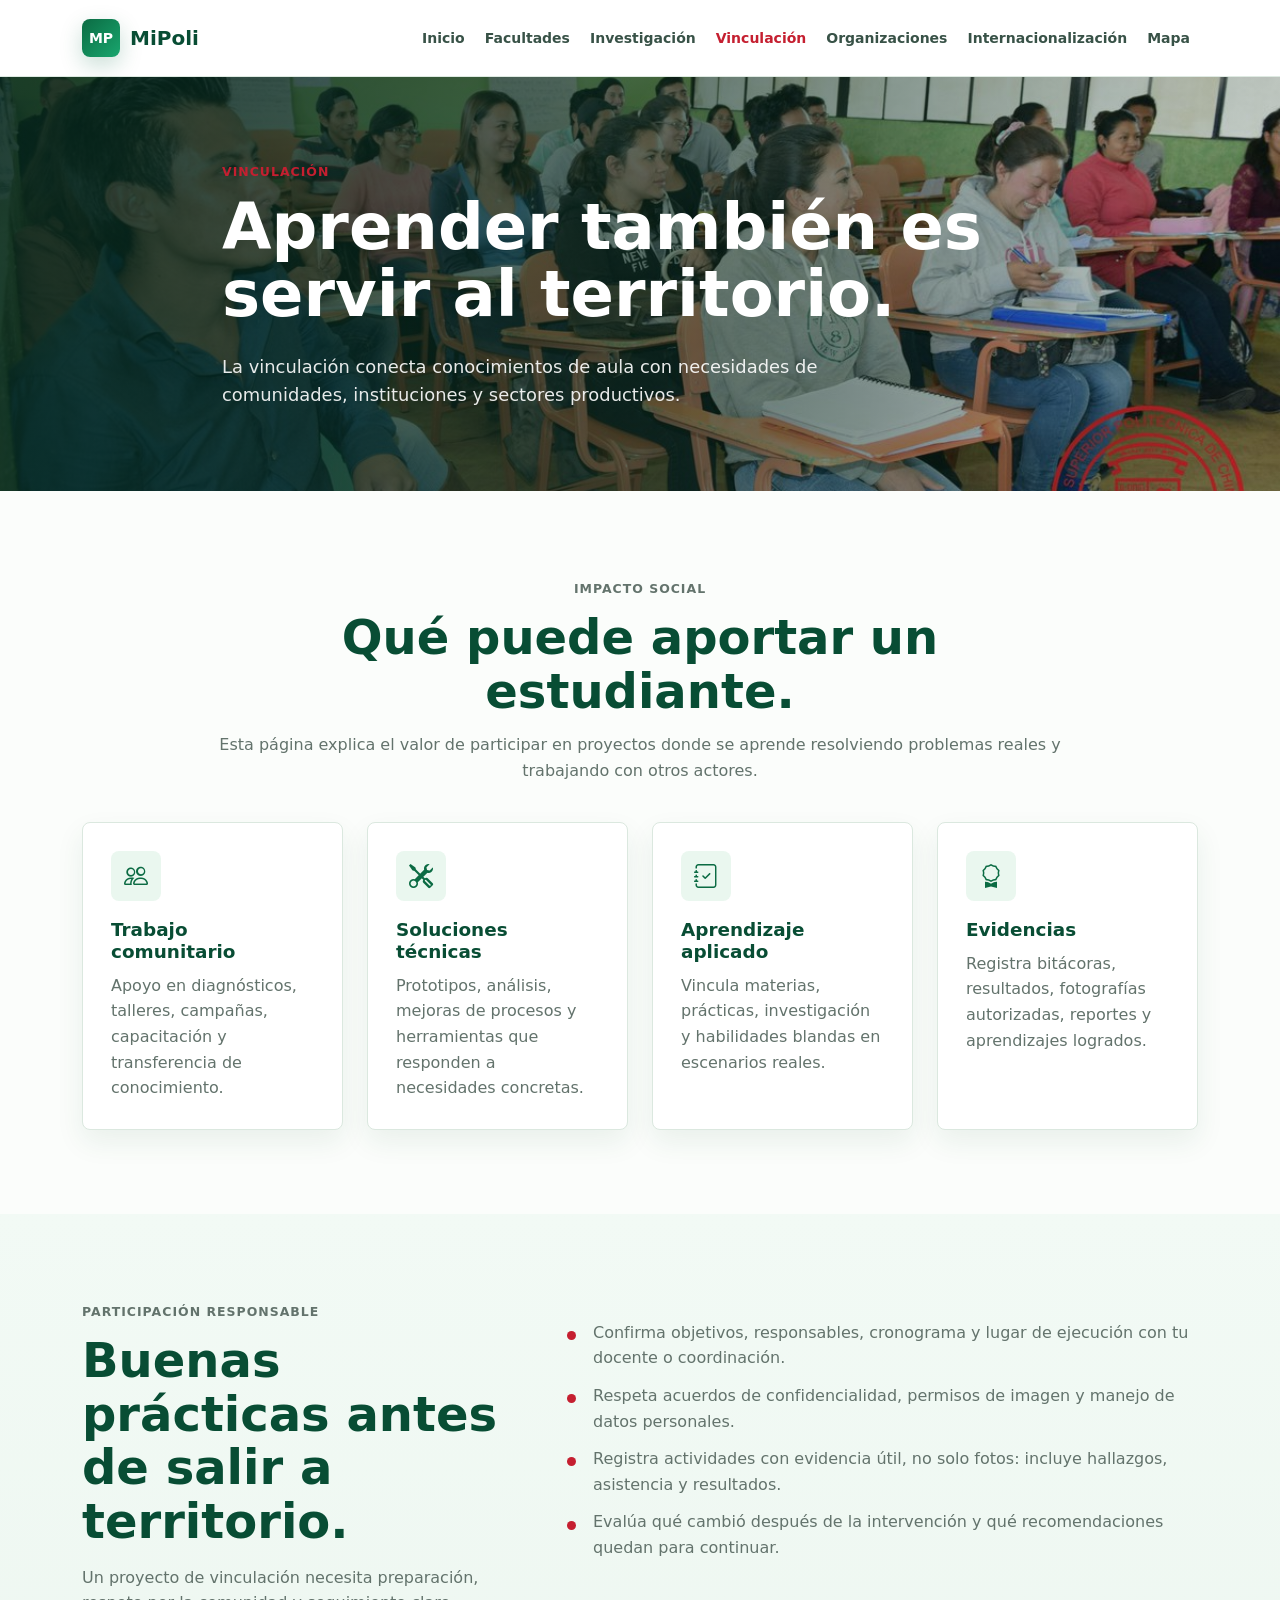
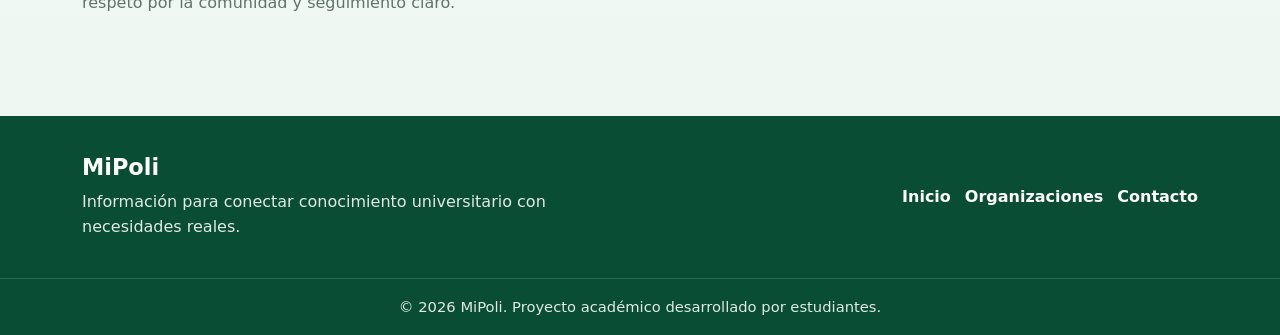
<file: Vinculacion.html>
<!DOCTYPE html>
<html lang="es">
<head>
  <meta charset="utf-8">
  <meta content="width=device-width, initial-scale=1.0" name="viewport">
  <title>Vinculación | MiPoli</title>
  <meta content="Guía de vinculación con la sociedad, proyectos comunitarios y participación estudiantil." name="description">
  <link href="assets/img/espoch.ico" rel="icon">
  <link href="assets/vendor/bootstrap/css/bootstrap.min.css" rel="stylesheet">
  <link href="assets/vendor/bootstrap-icons/bootstrap-icons.css" rel="stylesheet">
  <link href="assets/css/style.css" rel="stylesheet">
</head>
<body>
  <header id="site-header" class="site-header sticky-top">
    <nav class="navbar navbar-expand-lg">
      <div class="container">
        <a class="navbar-brand" href="index.html"><span class="brand-mark">MP</span><span>MiPoli</span></a>
        <button class="navbar-toggler" type="button" data-bs-toggle="collapse" data-bs-target="#mainNavbar" aria-controls="mainNavbar" aria-expanded="false" aria-label="Abrir navegación">
          <span class="navbar-toggler-icon"></span>
        </button>
        <div class="collapse navbar-collapse" id="mainNavbar">
          <ul class="navbar-nav ms-auto align-items-lg-center">
            <li class="nav-item"><a class="nav-link" href="index.html#inicio">Inicio</a></li>
            <li class="nav-item"><a class="nav-link" href="Facultades.html">Facultades</a></li>
            <li class="nav-item"><a class="nav-link" href="Investigacion.html">Investigación</a></li>
            <li class="nav-item"><a class="nav-link active" href="Vinculacion.html">Vinculación</a></li>
            <li class="nav-item"><a class="nav-link" href="Organizaciones.html">Organizaciones</a></li>
            <li class="nav-item"><a class="nav-link" href="Internacionalizacion.html">Internacionalización</a></li>
            <li class="nav-item"><a class="nav-link" href="index.html#mapa">Mapa</a></li>
          </ul>
        </div>
      </div>
    </nav>
  </header>

  <main>
    <section class="hero hero-page hero-vinculacion">
      <div class="hero-overlay"></div>
      <div class="container hero-content">
        <p class="eyebrow">Vinculación</p>
        <h1>Aprender también es servir al territorio.</h1>
        <p class="hero-copy">La vinculación conecta conocimientos de aula con necesidades de comunidades, instituciones y sectores productivos.</p>
      </div>
    </section>

    <section class="section-block">
      <div class="container">
        <div class="page-intro">
          <p class="eyebrow">Impacto social</p>
          <h2>Qué puede aportar un estudiante.</h2>
          <p>Esta página explica el valor de participar en proyectos donde se aprende resolviendo problemas reales y trabajando con otros actores.</p>
        </div>
        <div class="row g-4">
          <div class="col-md-6 col-xl-3">
            <article class="content-card">
              <i class="bi bi-people"></i>
              <h3>Trabajo comunitario</h3>
              <p>Apoyo en diagnósticos, talleres, campañas, capacitación y transferencia de conocimiento.</p>
            </article>
          </div>
          <div class="col-md-6 col-xl-3">
            <article class="content-card">
              <i class="bi bi-tools"></i>
              <h3>Soluciones técnicas</h3>
              <p>Prototipos, análisis, mejoras de procesos y herramientas que responden a necesidades concretas.</p>
            </article>
          </div>
          <div class="col-md-6 col-xl-3">
            <article class="content-card">
              <i class="bi bi-journal-check"></i>
              <h3>Aprendizaje aplicado</h3>
              <p>Vincula materias, prácticas, investigación y habilidades blandas en escenarios reales.</p>
            </article>
          </div>
          <div class="col-md-6 col-xl-3">
            <article class="content-card">
              <i class="bi bi-award"></i>
              <h3>Evidencias</h3>
              <p>Registra bitácoras, resultados, fotografías autorizadas, reportes y aprendizajes logrados.</p>
            </article>
          </div>
        </div>
      </div>
    </section>

    <section class="section-block section-muted">
      <div class="container">
        <div class="row g-5 align-items-start">
          <div class="col-lg-5">
            <p class="eyebrow">Participación responsable</p>
            <h2>Buenas prácticas antes de salir a territorio.</h2>
            <p>Un proyecto de vinculación necesita preparación, respeto por la comunidad y seguimiento claro.</p>
          </div>
          <div class="col-lg-7">
            <ul class="content-list">
              <li>Confirma objetivos, responsables, cronograma y lugar de ejecución con tu docente o coordinación.</li>
              <li>Respeta acuerdos de confidencialidad, permisos de imagen y manejo de datos personales.</li>
              <li>Registra actividades con evidencia útil, no solo fotos: incluye hallazgos, asistencia y resultados.</li>
              <li>Evalúa qué cambió después de la intervención y qué recomendaciones quedan para continuar.</li>
            </ul>
          </div>
        </div>
      </div>
    </section>
  </main>

  <footer class="site-footer">
    <div class="container">
      <div>
        <h2>MiPoli</h2>
        <p>Información para conectar conocimiento universitario con necesidades reales.</p>
      </div>
      <div class="footer-links">
        <a href="index.html">Inicio</a>
        <a href="Organizaciones.html">Organizaciones</a>
        <a href="index.html#contacto">Contacto</a>
      </div>
    </div>
    <div class="footer-bottom">&copy; <span id="current-year">2026</span> MiPoli. Proyecto académico desarrollado por estudiantes.</div>
  </footer>

  <script src="assets/vendor/bootstrap/js/bootstrap.bundle.min.js"></script>
  <script src="assets/js/main.js"></script>
</body>
</html>
</file>
<file: assets/css/style.css>
:root {
  --color-primary: #0b6b43;
  --color-primary-strong: #084d34;
  --color-primary-soft: #eaf7ef;
  --color-accent: #c51f30;
  --color-accent-strong: #941724;
  --color-accent-soft: #fdebed;
  --color-text: #23352e;
  --color-muted: #63736c;
  --color-line: #dbe8df;
  --color-surface: #ffffff;
  --shadow-soft: 0 18px 45px rgba(22, 74, 48, 0.12);
}

* {
  box-sizing: border-box;
}

html {
  scroll-behavior: smooth;
}

body {
  margin: 0;
  color: var(--color-text);
  background: #fbfdfb;
  font-family: system-ui, -apple-system, BlinkMacSystemFont, "Segoe UI", sans-serif;
  line-height: 1.6;
}

a {
  color: var(--color-primary);
  text-decoration: none;
}

a:hover {
  color: var(--color-primary-strong);
}

img {
  max-width: 100%;
}

.site-header {
  background: rgba(255, 255, 255, 0.96);
  border-bottom: 1px solid rgba(219, 232, 223, 0.9);
  backdrop-filter: blur(16px);
}

.navbar {
  padding: 14px 0;
}

.navbar-brand {
  display: inline-flex;
  align-items: center;
  gap: 10px;
  color: var(--color-primary-strong);
  font-weight: 800;
  letter-spacing: 0;
}

.brand-mark {
  display: inline-grid;
  width: 38px;
  height: 38px;
  place-items: center;
  color: #fff;
  background: linear-gradient(135deg, var(--color-primary), #19a66e);
  border-radius: 8px;
  font-size: 14px;
  box-shadow: 0 8px 22px rgba(11, 107, 67, 0.22);
}

.navbar-toggler {
  border: 1px solid var(--color-line);
}

.nav-link {
  color: #385247;
  font-size: 14px;
  font-weight: 700;
  margin-left: 4px;
}

.nav-link:hover,
.nav-link.active {
  color: var(--color-accent);
}

.hero {
  position: relative;
  min-height: 78vh;
  display: flex;
  align-items: center;
  overflow: hidden;
  color: #fff;
  background-size: cover;
  background-position: center;
}

.hero-home {
  background-image: url("../img/poli.jpg");
}

.hero-page {
  min-height: 46vh;
}

.hero-facultades {
  background-image: url("../img/poli1.jpg");
}

.hero-investigacion {
  background-image: url("../img/poli2.jpg");
}

.hero-vinculacion {
  background-image: url("../img/about.jpg");
}

.hero-organizaciones {
  background-image: url("../img/poli.jpg");
}

.hero-internacionalizacion {
  background-image: url("../img/poli1.jpg");
}

.hero-overlay {
  position: absolute;
  inset: 0;
  background: linear-gradient(90deg, rgba(5, 39, 28, 0.88), rgba(5, 39, 28, 0.64), rgba(5, 39, 28, 0.22));
}

.hero-content {
  position: relative;
  z-index: 1;
  max-width: 860px;
  padding: 80px 12px;
}

.hero h1 {
  max-width: 780px;
  margin: 0;
  font-size: clamp(2.15rem, 6vw, 4rem);
  line-height: 1.05;
  font-weight: 850;
  letter-spacing: 0;
}

.hero-copy {
  max-width: 680px;
  margin: 24px 0 0;
  color: rgba(255, 255, 255, 0.9);
  font-size: 1.12rem;
}

.hero-actions {
  display: flex;
  flex-wrap: wrap;
  gap: 14px;
  margin-top: 32px;
}

.btn {
  border-radius: 8px;
  padding: 12px 22px;
  font-weight: 800;
}

.btn-primary {
  color: #fff;
  background: var(--color-accent);
  border-color: var(--color-accent);
}

.btn-primary:hover {
  color: #fff;
  background: var(--color-accent-strong);
  border-color: var(--color-accent-strong);
}

.btn-outline-light:hover {
  color: var(--color-accent-strong);
}

.eyebrow {
  display: inline-flex;
  align-items: center;
  gap: 8px;
  margin: 0 0 12px;
  color: var(--color-primary);
  font-size: 0.78rem;
  font-weight: 850;
  letter-spacing: 0.08em;
  text-transform: uppercase;
}

.hero .eyebrow {
  color: var(--color-accent);
}

.quick-links {
  position: relative;
  z-index: 3;
  margin-top: -42px;
  padding: 0 0 34px;
}

.quick-links .container {
  display: grid;
  grid-template-columns: repeat(4, minmax(0, 1fr));
  gap: 14px;
}

.quick-links a {
  display: flex;
  min-height: 86px;
  align-items: center;
  gap: 14px;
  padding: 18px;
  color: var(--color-text);
  background: var(--color-surface);
  border: 1px solid var(--color-line);
  border-radius: 8px;
  box-shadow: var(--shadow-soft);
  font-weight: 800;
}

.quick-links i {
  display: inline-grid;
  width: 42px;
  height: 42px;
  place-items: center;
  color: var(--color-primary);
  background: var(--color-primary-soft);
  border-radius: 8px;
  font-size: 20px;
  flex: 0 0 auto;
}

.section-block {
  padding: 84px 0;
}

.section-muted {
  background: linear-gradient(180deg, #f2faf5 0%, #eef7f1 100%);
}

.section-heading {
  max-width: 760px;
  margin: 0 auto 38px;
  text-align: center;
}

.section-heading h2,
.section-block h2 {
  margin: 0 0 16px;
  color: var(--color-primary-strong);
  font-size: clamp(2rem, 4vw, 3rem);
  line-height: 1.12;
  font-weight: 850;
}

.section-heading p,
.section-block p {
  color: var(--color-muted);
}

.feature-image,
.map-image {
  width: 100%;
  border-radius: 8px;
  box-shadow: var(--shadow-soft);
  object-fit: cover;
}

.feature-image {
  min-height: 390px;
}

.check-list {
  display: grid;
  gap: 14px;
  margin-top: 28px;
}

.check-list div {
  display: flex;
  gap: 12px;
  align-items: flex-start;
  padding: 14px 16px;
  background: var(--color-primary-soft);
  border: 1px solid var(--color-line);
  border-radius: 8px;
}

.check-list i {
  color: var(--color-primary);
  font-size: 20px;
}

.info-card,
.mini-card,
.contact-card,
.content-card {
  height: 100%;
  padding: 28px;
  background: var(--color-surface);
  border: 1px solid var(--color-line);
  border-radius: 8px;
  box-shadow: 0 12px 28px rgba(20, 83, 55, 0.08);
}

.info-card i,
.mini-card i,
.contact-card i,
.content-card i {
  display: inline-grid;
  width: 50px;
  height: 50px;
  place-items: center;
  margin-bottom: 18px;
  color: var(--color-primary);
  background: var(--color-primary-soft);
  border-radius: 8px;
  font-size: 24px;
}

.info-card h3,
.mini-card h3,
.contact-card h3,
.content-card h3 {
  color: var(--color-primary-strong);
  font-size: 1.15rem;
  font-weight: 850;
  margin-bottom: 10px;
}

.info-card p,
.mini-card p,
.contact-card p,
.content-card p {
  margin: 0;
  color: var(--color-muted);
}

.area-card {
  display: grid;
  min-height: 148px;
  place-items: center;
  gap: 10px;
  padding: 24px;
  color: var(--color-primary-strong);
  background: #fff;
  border: 1px solid var(--color-line);
  border-radius: 8px;
  box-shadow: 0 12px 28px rgba(20, 83, 55, 0.08);
  text-align: center;
  font-weight: 850;
}

.area-card:hover {
  color: var(--color-accent-strong);
  border-color: rgba(197, 31, 48, 0.28);
  transform: translateY(-3px);
  box-shadow: var(--shadow-soft);
}

.area-card i {
  color: var(--color-primary);
  font-size: 32px;
}

.campus-section {
  background: #ffffff;
}

.map-list {
  display: flex;
  flex-wrap: wrap;
  gap: 10px;
  margin-top: 26px;
}

.map-list span,
.tag-list span {
  display: inline-flex;
  align-items: center;
  padding: 8px 12px;
  color: var(--color-accent-strong);
  background: var(--color-accent-soft);
  border: 1px solid rgba(197, 31, 48, 0.24);
  border-radius: 999px;
  font-size: 0.92rem;
  font-weight: 700;
}

.support-panel {
  height: 100%;
  padding: 36px;
  color: #fff;
  background: linear-gradient(135deg, var(--color-primary-strong), var(--color-primary));
  border-radius: 8px;
  box-shadow: var(--shadow-soft);
}

.support-panel .eyebrow,
.support-panel h2,
.support-panel p {
  color: #fff;
}

.calendar-frame {
  overflow: hidden;
  border: 1px solid var(--color-line);
  border-radius: 8px;
  box-shadow: var(--shadow-soft);
  background: #fff;
}

.calendar-frame iframe {
  display: block;
  width: 100%;
  height: min(68vh, 520px);
  border: 0;
}

.contact-section {
  background: #fff;
}

.site-footer {
  color: rgba(255, 255, 255, 0.88);
  background: var(--color-primary-strong);
}

.site-footer .container {
  display: flex;
  justify-content: space-between;
  gap: 28px;
  padding: 38px 12px;
}

.site-footer h2 {
  margin: 0 0 8px;
  color: #fff;
  font-size: 1.4rem;
  font-weight: 850;
}

.site-footer p {
  max-width: 520px;
  margin: 0;
}

.footer-links {
  display: flex;
  flex-wrap: wrap;
  gap: 14px;
  align-items: center;
}

.footer-links a {
  color: #fff;
  font-weight: 800;
}

.footer-bottom {
  padding: 16px 12px;
  text-align: center;
  border-top: 1px solid rgba(255, 255, 255, 0.14);
  font-size: 0.92rem;
}

.page-intro {
  max-width: 880px;
  margin: 0 auto 38px;
  text-align: center;
}

.page-intro h2 {
  margin-bottom: 14px;
}

.content-list {
  display: grid;
  gap: 12px;
  padding: 0;
  margin: 22px 0 0;
  list-style: none;
}

.content-list li {
  position: relative;
  padding-left: 26px;
  color: var(--color-muted);
}

.content-list li::before {
  content: "";
  position: absolute;
  top: 0.7em;
  left: 0;
  width: 9px;
  height: 9px;
  background: var(--color-accent);
  border-radius: 50%;
}

.timeline {
  display: grid;
  gap: 18px;
  counter-reset: step;
}

.timeline-item {
  position: relative;
  padding: 24px 24px 24px 78px;
  background: #fff;
  border: 1px solid var(--color-line);
  border-radius: 8px;
}

.timeline-item::before {
  counter-increment: step;
  content: counter(step);
  position: absolute;
  top: 24px;
  left: 24px;
  display: grid;
  width: 36px;
  height: 36px;
  place-items: center;
  color: #fff;
  background: var(--color-accent);
  border-radius: 8px;
  font-weight: 850;
}

.timeline-item h3 {
  margin: 0 0 8px;
  color: var(--color-primary-strong);
  font-size: 1.08rem;
  font-weight: 850;
}

.timeline-item p {
  margin: 0;
}

.tag-list {
  display: flex;
  flex-wrap: wrap;
  gap: 10px;
  margin-top: 20px;
}

@media (max-width: 991px) {
  .quick-links {
    margin-top: 0;
    padding-top: 20px;
  }

  .quick-links .container {
    grid-template-columns: repeat(2, minmax(0, 1fr));
  }

  .site-footer .container {
    flex-direction: column;
  }
}

@media (max-width: 575px) {
  .hero {
    min-height: 70vh;
  }

  .hero-content {
    padding: 56px 12px;
  }

  .hero-actions,
  .quick-links .container {
    grid-template-columns: 1fr;
  }

  .hero-actions .btn {
    width: 100%;
  }

  .quick-links .container {
    display: grid;
  }

  .section-block {
    padding: 60px 0;
  }

  .info-card,
  .mini-card,
  .contact-card,
  .content-card,
  .support-panel {
    padding: 22px;
  }
}
</file>
